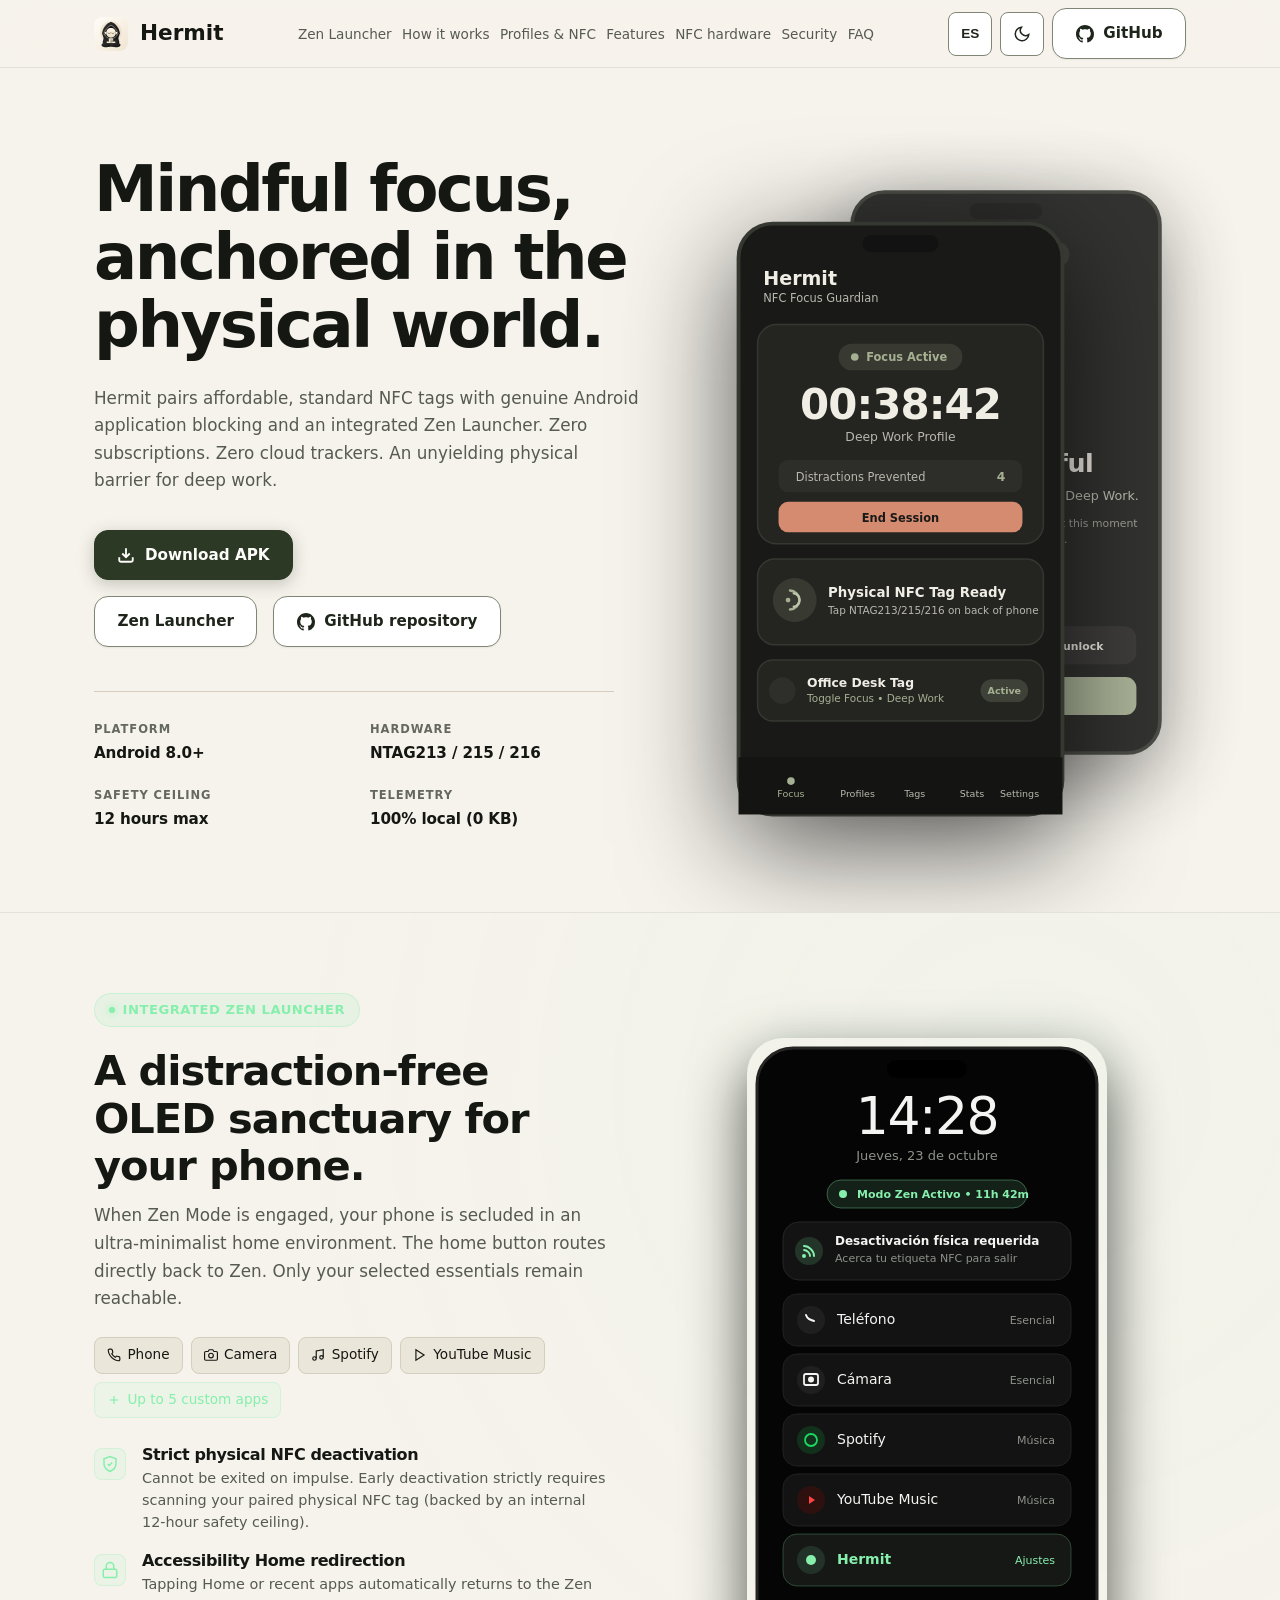
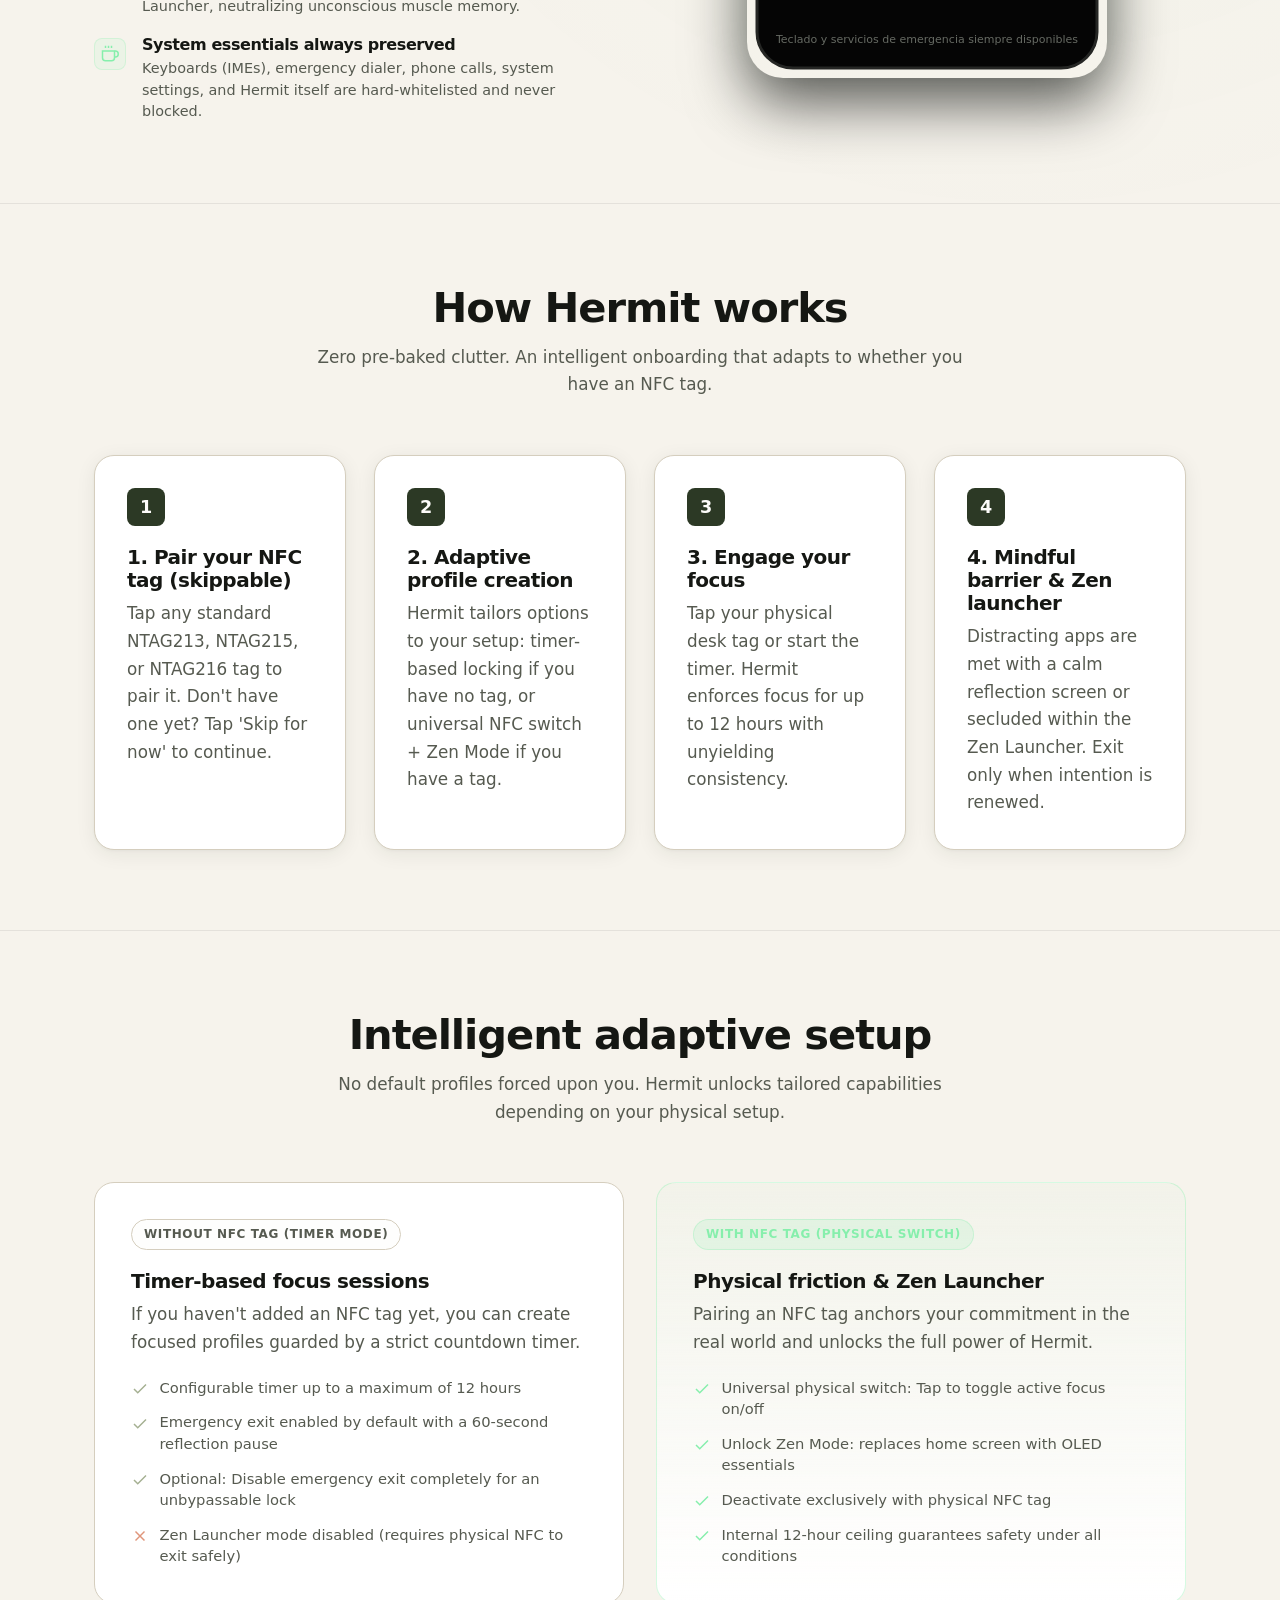
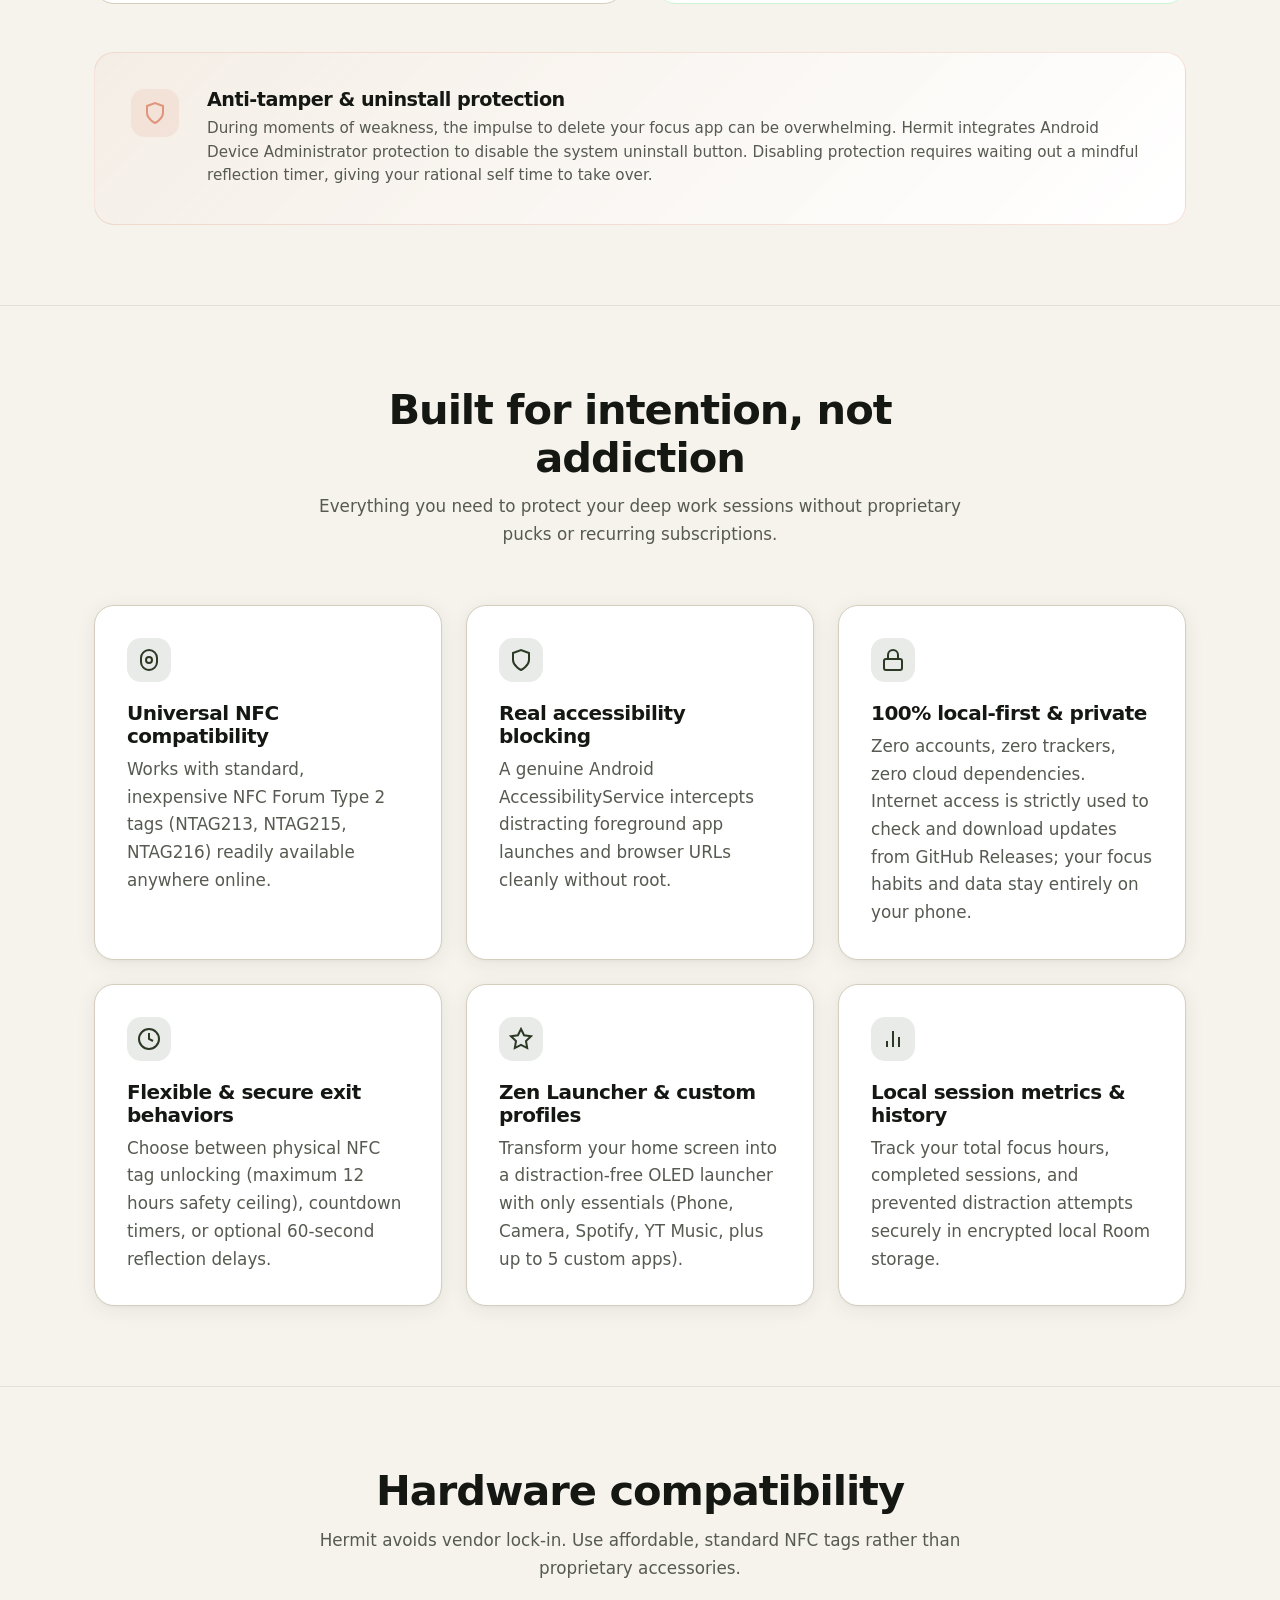
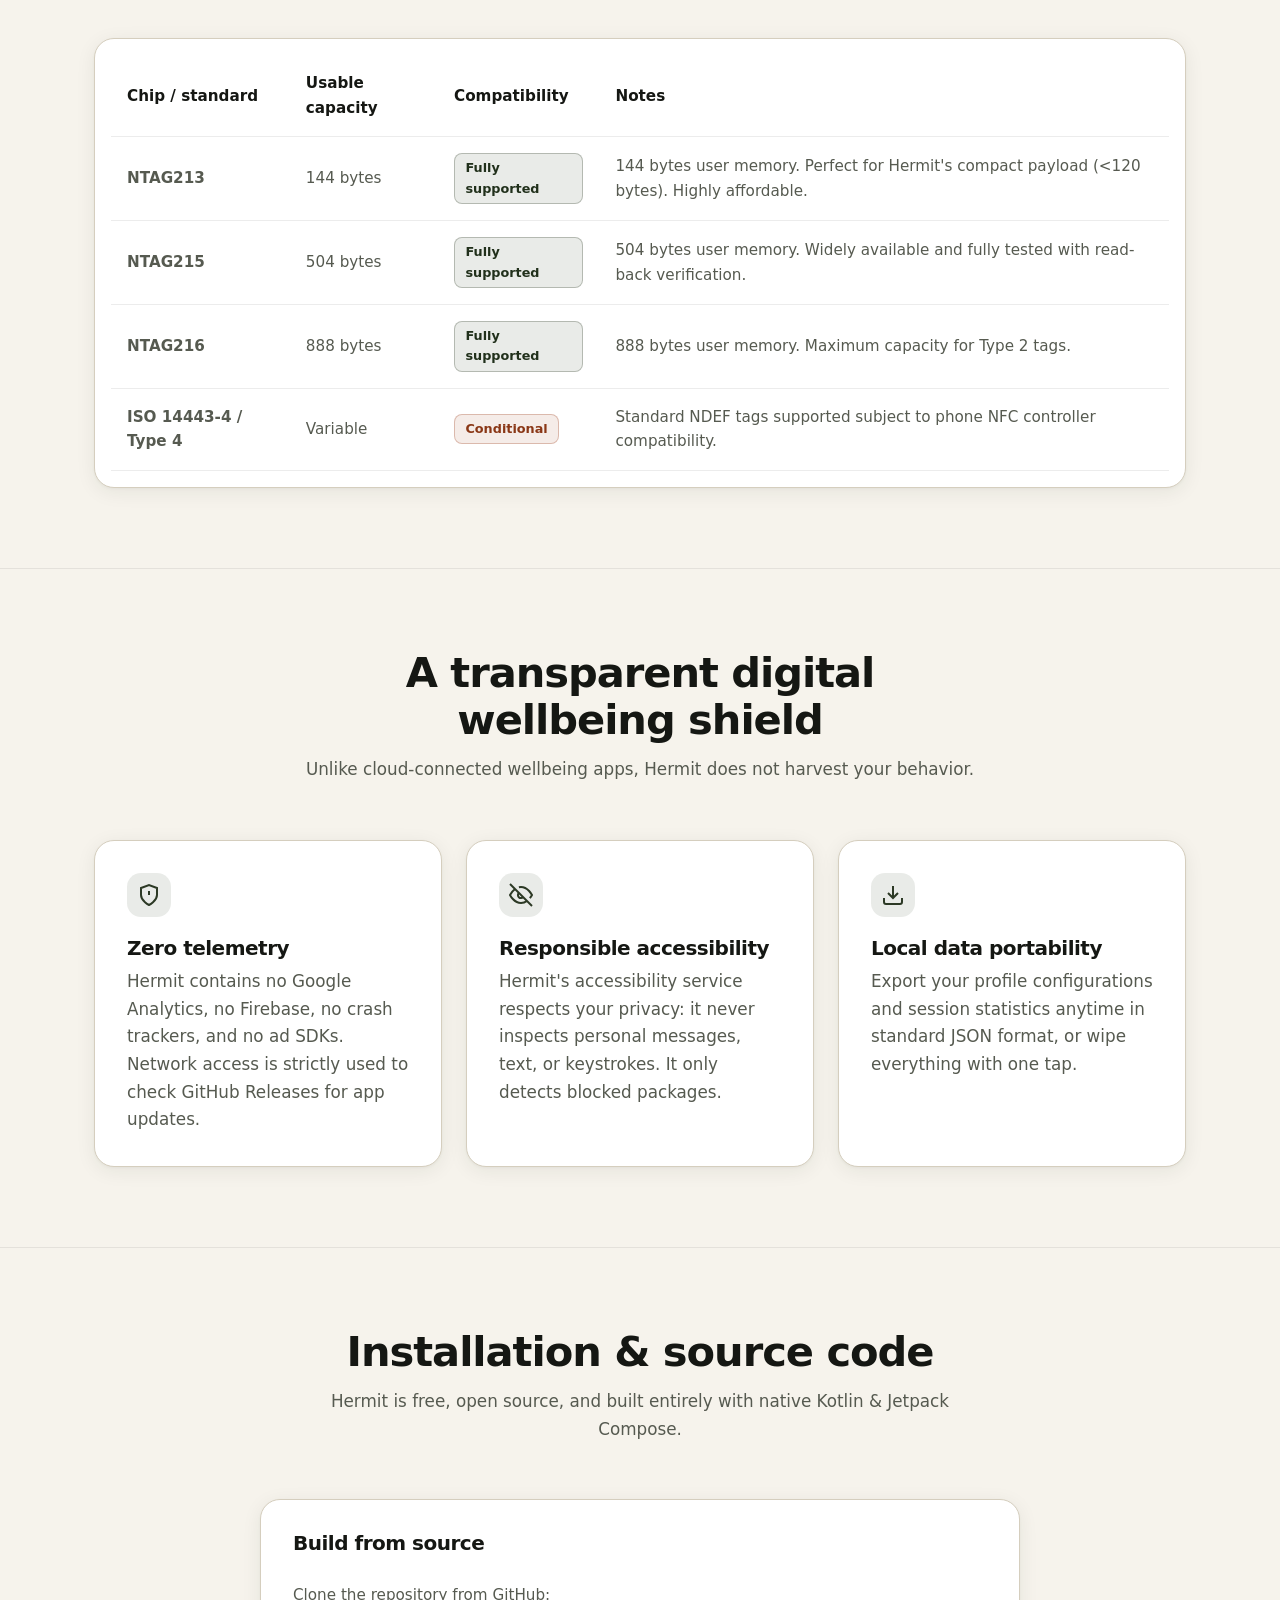
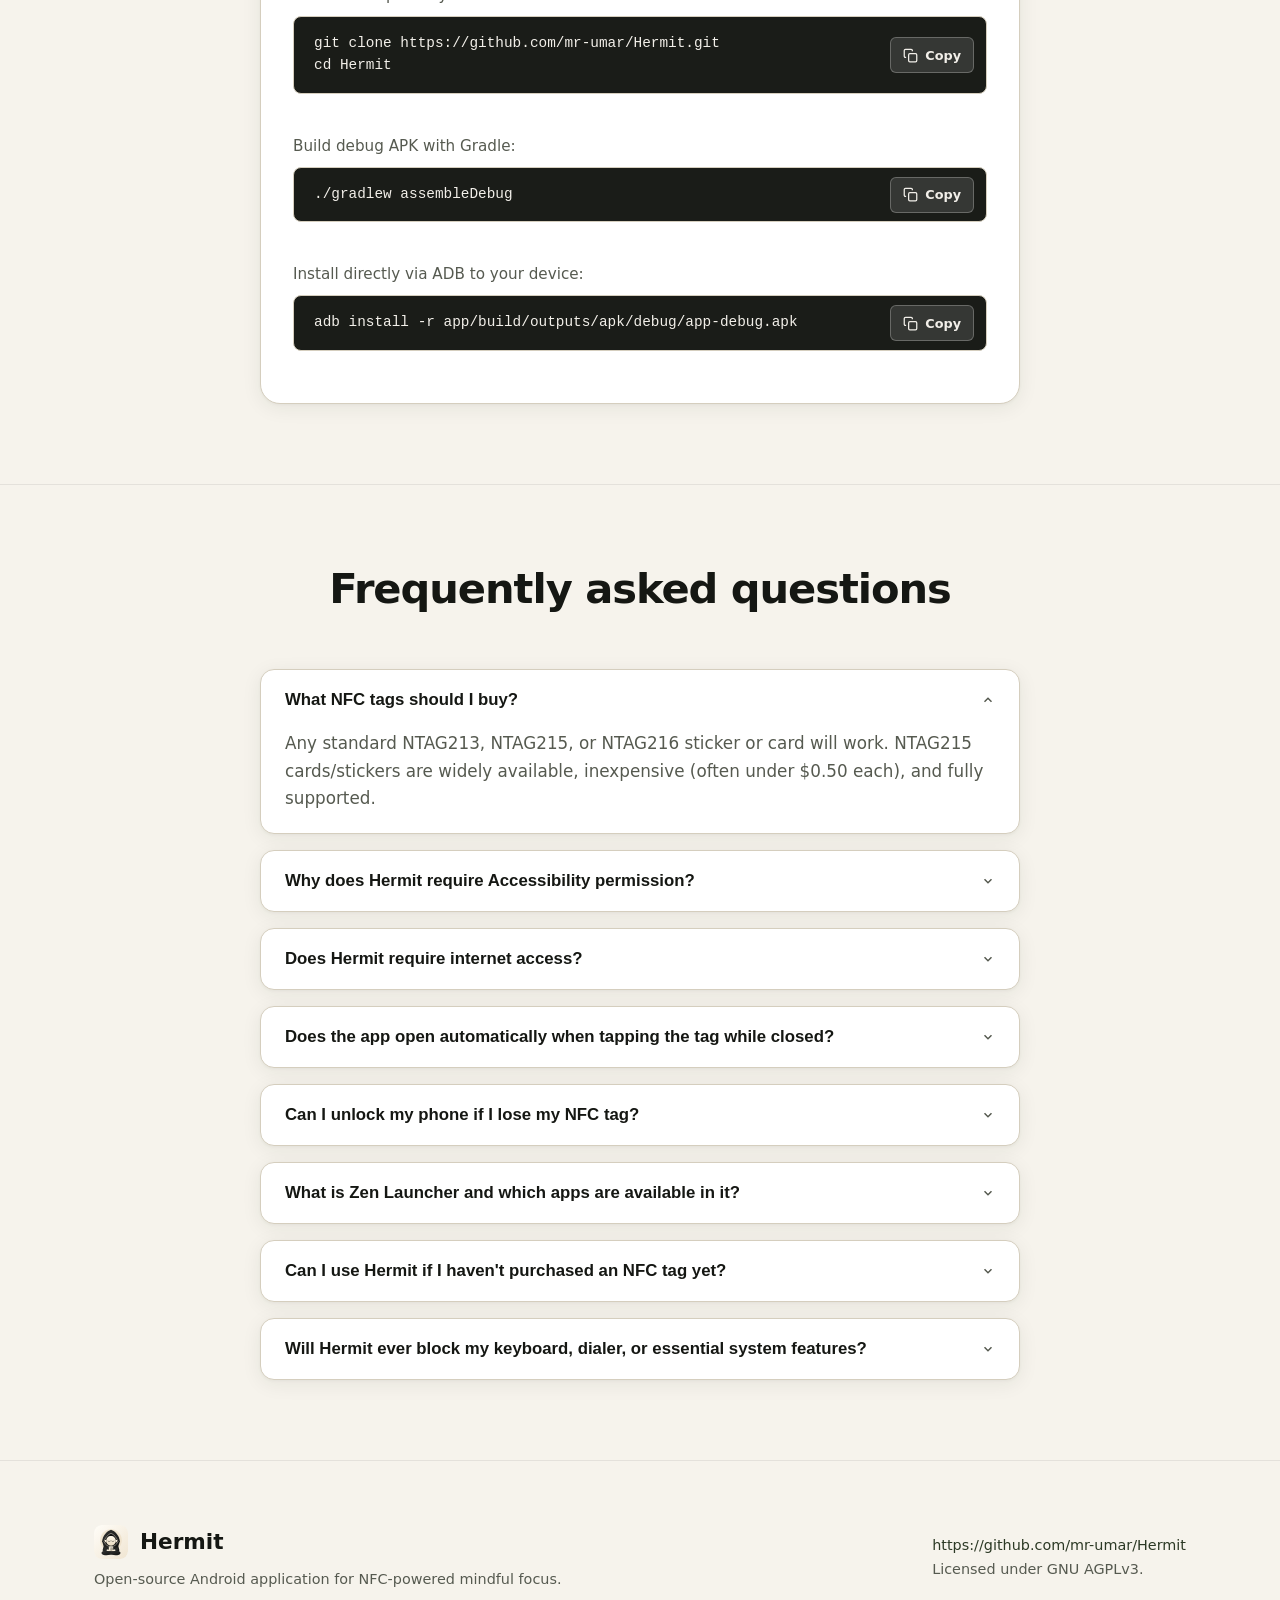
<file: website/index.html>
<!DOCTYPE html>
<html lang="en">
<head>
  <meta charset="UTF-8">
  <meta name="viewport" content="width=device-width, initial-scale=1.0, viewport-fit=cover">
  <title>Hermit - NFC-powered mindful focus &amp; digital wellbeing</title>
  <meta name="description" content="Open-source Android application for NFC-powered focus sessions. Block distracting apps using genuine AccessibilityService, create custom profiles, and protect your attention.">
  <link rel="canonical" href="https://hermit.umarmohammad.xyz/">
  <link rel="alternate" hreflang="en" href="https://hermit.umarmohammad.xyz/">
  <link rel="alternate" hreflang="es" href="https://hermit.umarmohammad.xyz/?lang=es">
  <link rel="alternate" hreflang="x-default" href="https://hermit.umarmohammad.xyz/">

  <!-- Open Graph -->
  <meta property="og:type" content="website">
  <meta property="og:url" content="https://hermit.umarmohammad.xyz/">
  <meta property="og:title" content="Hermit - NFC-powered mindful focus &amp; digital wellbeing">
  <meta property="og:description" content="Take back your digital attention with affordable, standard NFC tags and genuine application blocking. Open source, 100% local, zero tracking.">
  <meta property="og:image" content="https://hermit.umarmohammad.xyz/assets/mockup-app.svg">

  <!-- Twitter -->
  <meta name="twitter:card" content="summary_large_image">
  <meta name="twitter:title" content="Hermit - NFC-powered mindful focus">
  <meta name="twitter:description" content="Take back your digital attention with affordable, standard NFC tags and genuine application blocking.">
  <meta name="twitter:image" content="https://hermit.umarmohammad.xyz/assets/mockup-app.svg">

  <meta name="theme-color" media="(prefers-color-scheme: light)" content="#F6F3EC">
  <meta name="theme-color" media="(prefers-color-scheme: dark)" content="#151614">
  <meta name="color-scheme" content="light dark">
  <link rel="icon" type="image/svg+xml" href="assets/favicon.svg">
  <link rel="manifest" href="site.webmanifest">
  <link rel="stylesheet" href="css/styles.css">

  <!-- Structured Data (JSON-LD) for SEO / AEO -->
  <script type="application/ld+json">
  {
    "@context": "https://schema.org",
    "@type": "SoftwareApplication",
    "name": "Hermit",
    "applicationCategory": "ProductivityApplication",
    "operatingSystem": "Android 8.0+",
    "offers": {
      "@type": "Offer",
      "price": "0",
      "priceCurrency": "USD"
    },
    "description": "Open-source Android application for NFC-powered mindful focus sessions and genuine application blocking.",
    "softwareVersion": "1.2.2",
    "license": "https://www.gnu.org/licenses/agpl-3.0.html",
    "url": "https://hermit.umarmohammad.xyz/",
    "author": {
      "@type": "Person",
      "name": "Umar Mohammad"
    }
  }
  </script>
</head>
<body>

  <!-- Accessible Skip Link -->
  <a href="#main-content" class="skip-link">Skip to main content</a>

  <!-- Navigation Header -->
  <header class="site-header">
    <div class="container nav-container">
      <a href="#" class="logo-link" aria-label="Hermit homepage">
        <img src="assets/favicon.svg" alt="Hermit emblem" class="logo-icon" width="32" height="32">
        <span>Hermit</span>
      </a>

      <nav aria-label="Main navigation">
        <ul class="nav-links">
          <li><a href="#zen-launcher" data-i18n="nav.zen">Zen Launcher</a></li>
          <li><a href="#how-it-works" data-i18n="nav.how">How it works</a></li>
          <li><a href="#adaptive-flow" data-i18n="nav.adaptive">Profiles &amp; NFC</a></li>
          <li><a href="#features" data-i18n="nav.features">Features</a></li>
          <li><a href="#hardware" data-i18n="nav.hardware">NFC hardware</a></li>
          <li><a href="#security" data-i18n="nav.security">Security</a></li>
          <li><a href="#faq" data-i18n="nav.faq">FAQ</a></li>
        </ul>
      </nav>

      <div class="nav-controls">
        <button id="lang-toggle" class="btn-icon-toggle" aria-label="Switch language">ES</button>
        <button id="theme-toggle" class="btn-icon-toggle" aria-label="Toggle theme">
          <svg width="18" height="18" viewBox="0 0 24 24" fill="none" stroke="currentColor" stroke-width="2"><circle cx="12" cy="12" r="5"/><path d="M12 1v2M12 21v2M4.22 4.22l1.42 1.42M18.36 18.36l1.42 1.42M1 12h2M21 12h2M4.22 19.78l1.42-1.42M18.36 5.64l1.42-1.42"/></svg>
        </button>
        <a href="https://github.com/mr-umar/Hermit" class="btn btn-secondary btn-header-github" target="_blank" rel="noopener">
          <svg width="18" height="18" viewBox="0 0 24 24" fill="currentColor"><path d="M12 0C5.37 0 0 5.37 0 12c0 5.31 3.435 9.795 8.205 11.385.6.105.825-.255.825-.57 0-.285-.015-1.23-.015-2.235-3.015.555-3.795-.735-4.035-1.41-.135-.345-.72-1.41-1.23-1.695-.42-.225-1.02-.78-.015-.795.945-.015 1.62.87 1.845 1.23 1.08 1.815 2.805 1.305 3.495.99.105-.78.42-1.305.765-1.605-2.67-.3-5.46-1.335-5.46-5.925 0-1.305.465-2.385 1.23-3.225-.12-.3-.54-1.53.12-3.18 0 0 1.005-.315 3.3 1.23.96-.27 1.98-.405 3-.405s2.04.135 3 .405c2.295-1.56 3.3-1.23 3.3-1.23.66 1.65.24 2.88.12 3.18.765.84 1.23 1.905 1.23 3.225 0 4.605-2.805 5.625-5.475 5.925.435.375.81 1.095.81 2.22 0 1.605-.015 2.895-.015 3.3 0 .315.225.69.825.57A12.02 12.02 0 0024 12c0-6.63-5.37-12-12-12z"/></svg>
          <span>GitHub</span>
        </a>
        <button id="menu-toggle" class="btn-icon-toggle btn-mobile-menu" aria-label="Abrir menú" aria-expanded="false">
          <svg class="icon-menu" width="20" height="20" viewBox="0 0 24 24" fill="none" stroke="currentColor" stroke-width="2"><line x1="3" y1="12" x2="21" y2="12"/><line x1="3" y1="6" x2="21" y2="6"/><line x1="3" y1="18" x2="21" y2="18"/></svg>
          <svg class="icon-close" width="20" height="20" viewBox="0 0 24 24" fill="none" stroke="currentColor" stroke-width="2"><line x1="18" y1="6" x2="6" y2="18"/><line x1="6" y1="6" x2="18" y2="18"/></svg>
        </button>
      </div>
    </div>
  </header>

  <main id="main-content">
    <!-- Hero Section (Editorial Architectural Composition) -->
    <section class="hero-section">
      <div class="container hero-container">
        <div class="hero-content">
          <h1 class="hero-title" data-i18n="hero.title">Mindful focus, anchored in the physical world.</h1>
          <p class="hero-lede" data-i18n="hero.subtitle">
            Hermit pairs affordable, standard NFC tags with genuine Android application blocking and an integrated Zen Launcher. Zero subscriptions. Zero cloud trackers. An unyielding physical barrier for deep work.
          </p>

          <div class="hero-action-group">
            <div class="hero-buttons">
              <a href="https://github.com/mr-umar/Hermit/releases/latest/download/Hermit-v1.2.2.apk" class="btn btn-primary btn-hero-download" download="Hermit-v1.2.2.apk">
                <svg width="18" height="18" viewBox="0 0 24 24" fill="none" stroke="currentColor" stroke-width="2.5"><path d="M21 15v4a2 2 0 0 1-2 2H5a2 2 0 0 1-2-2v-4"/><polyline points="7 10 12 15 17 10"/><line x1="12" y1="15" x2="12" y2="3"/></svg>
                <span data-i18n="hero.download">Download APK</span>
              </a>
              <div class="hero-secondary-group">
                <a href="#zen-launcher" class="btn btn-secondary">
                  <span data-i18n="nav.zen">Zen Launcher</span>
                </a>
                <a href="https://github.com/mr-umar/Hermit" class="btn btn-secondary btn-hero-github" target="_blank" rel="noopener">
                  <svg width="18" height="18" viewBox="0 0 24 24" fill="currentColor"><path d="M12 0C5.37 0 0 5.37 0 12c0 5.31 3.435 9.795 8.205 11.385.6.105.825-.255.825-.57 0-.285-.015-1.23-.015-2.235-3.015.555-3.795-.735-4.035-1.41-.135-.345-.72-1.41-1.23-1.695-.42-.225-1.02-.78-.015-.795.945-.015 1.62.87 1.845 1.23 1.08 1.815 2.805 1.305 3.495.99.105-.78.42-1.305.765-1.605-2.67-.3-5.46-1.335-5.46-5.925 0-1.305.465-2.385 1.23-3.225-.12-.3-.54-1.53.12-3.18 0 0 1.005-.315 3.3 1.23.96-.27 1.98-.405 3-.405s2.04.135 3 .405c2.295-1.56 3.3-1.23 3.3-1.23.66 1.65.24 2.88.12 3.18.765.84 1.23 1.905 1.23 3.225 0 4.605-2.805 5.625-5.475 5.925.435.375.81 1.095.81 2.22 0 1.605-.015 2.895-.015 3.3 0 .315.225.69.825.57A12.02 12.02 0 0024 12c0-6.63-5.37-12-12-12z"/></svg>
                  <span data-i18n="hero.source">GitHub</span>
                </a>
              </div>
            </div>

            <dl class="hero-spec-list">
              <div class="hero-spec-item">
                <dt data-i18n="hero.spec.runtime">Platform</dt>
                <dd data-i18n="hero.spec.runtime.val">Android 8.0+</dd>
              </div>
              <div class="hero-spec-item">
                <dt data-i18n="hero.spec.hardware">Hardware</dt>
                <dd data-i18n="hero.spec.hardware.val">NTAG213 / 215 / 216</dd>
              </div>
              <div class="hero-spec-item">
                <dt data-i18n="hero.spec.safety">Safety ceiling</dt>
                <dd data-i18n="hero.spec.safety.val">12 hours max</dd>
              </div>
              <div class="hero-spec-item">
                <dt data-i18n="hero.spec.privacy">Telemetry</dt>
                <dd data-i18n="hero.spec.privacy.val">100% local (0 KB)</dd>
              </div>
            </dl>
          </div>
        </div>

        <!-- Right: Curated Stage Presentation -->
        <div class="hero-stage">
          <div class="hero-composition">
            <div class="device-primary">
              <img src="assets/mockup-app.svg" alt="Hermit active focus interface" class="device-art" width="340" height="600" loading="eager">
            </div>
            <div class="device-secondary">
              <img src="assets/mockup-block.svg" alt="Hermit mindful distraction barrier" class="device-art" width="340" height="600" loading="eager">
            </div>
          </div>
        </div>
      </div>
    </section>

    <!-- Zen Launcher Showcase Section -->
    <section id="zen-launcher" class="section zen-section">
      <div class="container">
        <div class="zen-grid">
          <div class="zen-info">
            <div class="zen-badge">
              <span class="zen-badge-dot"></span>
              <span data-i18n="zen.badge">Integrated Zen Launcher</span>
            </div>
            <h2 data-i18n="zen.title">A distraction-free OLED sanctuary for your phone.</h2>
            <p data-i18n="zen.desc">
              When Zen Mode is engaged, your phone is secluded in an ultra-minimalist home environment. The home button routes directly back to Zen. Only your selected essentials remain reachable.
            </p>

            <div class="zen-app-tags">
              <span class="zen-tag"><svg width="14" height="14" viewBox="0 0 24 24" fill="none" stroke="currentColor" stroke-width="2"><path d="M22 16.92v3a2 2 0 0 1-2.18 2 19.79 19.79 0 0 1-8.63-3.07 19.5 19.5 0 0 1-6-6 19.79 19.79 0 0 1-3.07-8.67A2 2 0 0 1 4.11 2h3a2 2 0 0 1 2 1.72c.127.96.361 1.903.7 2.81a2 2 0 0 1-.45 2.11L8.09 9.91a16 16 0 0 0 6 6l1.27-1.27a2 2 0 0 1 2.11-.45c.907.339 1.85.573 2.81.7A2 2 0 0 1 22 16.92z"/></svg> <span data-i18n="zen.app.phone">Phone</span></span>
              <span class="zen-tag"><svg width="14" height="14" viewBox="0 0 24 24" fill="none" stroke="currentColor" stroke-width="2"><path d="M23 19a2 2 0 0 1-2 2H3a2 2 0 0 1-2-2V8a2 2 0 0 1 2-2h4l2-3h6l2 3h4a2 2 0 0 1 2 2z"/><circle cx="12" cy="13" r="4"/></svg> <span data-i18n="zen.app.camera">Camera</span></span>
              <span class="zen-tag"><svg width="14" height="14" viewBox="0 0 24 24" fill="none" stroke="currentColor" stroke-width="2"><path d="M9 18V5l12-2v13"/><circle cx="6" cy="18" r="3"/><circle cx="18" cy="16" r="3"/></svg> <span data-i18n="zen.app.spotify">Spotify</span></span>
              <span class="zen-tag"><svg width="14" height="14" viewBox="0 0 24 24" fill="none" stroke="currentColor" stroke-width="2"><polygon points="5 3 19 12 5 21 5 3"/></svg> <span data-i18n="zen.app.ytmusic">YouTube Music</span></span>
              <span class="zen-tag zen-tag-custom"><svg width="14" height="14" viewBox="0 0 24 24" fill="none" stroke="currentColor" stroke-width="2"><line x1="12" y1="5" x2="12" y2="19"/><line x1="5" y1="12" x2="19" y2="12"/></svg> <span data-i18n="zen.app.custom">Up to 5 custom apps</span></span>
            </div>

            <div class="zen-highlights">
              <div class="zen-highlight-item">
                <div class="zen-highlight-icon">
                  <svg width="18" height="18" viewBox="0 0 24 24" fill="none" stroke="currentColor" stroke-width="2"><path d="M12 22s8-4 8-10V5l-8-3-8 3v7c0 6 8 10 8 10z"/><polyline points="9 12 11 14 15 10"/></svg>
                </div>
                <div class="zen-highlight-body">
                  <h4 data-i18n="zen.hl1.title">Strict physical NFC deactivation</h4>
                  <p data-i18n="zen.hl1.desc">Cannot be exited on impulse. Early deactivation strictly requires scanning your paired physical NFC tag (backed by an internal 12-hour safety ceiling).</p>
                </div>
              </div>

              <div class="zen-highlight-item">
                <div class="zen-highlight-icon">
                  <svg width="18" height="18" viewBox="0 0 24 24" fill="none" stroke="currentColor" stroke-width="2"><rect x="3" y="11" width="18" height="11" rx="2" ry="2"/><path d="M7 11V7a5 5 0 0 1 10 0v4"/></svg>
                </div>
                <div class="zen-highlight-body">
                  <h4 data-i18n="zen.hl2.title">Accessibility Home redirection</h4>
                  <p data-i18n="zen.hl2.desc">Tapping Home or recent apps automatically returns to the Zen Launcher, neutralizing unconscious muscle memory.</p>
                </div>
              </div>

              <div class="zen-highlight-item">
                <div class="zen-highlight-icon">
                  <svg width="18" height="18" viewBox="0 0 24 24" fill="none" stroke="currentColor" stroke-width="2"><path d="M18 8h1a4 4 0 0 1 0 8h-1"/><path d="M2 8h16v9a4 4 0 0 1-4 4H6a4 4 0 0 1-4-4V8z"/><line x1="6" y1="1" x2="6" y2="4"/><line x1="10" y1="1" x2="10" y2="4"/><line x1="14" y1="1" x2="14" y2="4"/></svg>
                </div>
                <div class="zen-highlight-body">
                  <h4 data-i18n="zen.hl3.title">System essentials always preserved</h4>
                  <p data-i18n="zen.hl3.desc">Keyboards (IMEs), emergency dialer, phone calls, system settings, and Hermit itself are hard-whitelisted and never blocked.</p>
                </div>
              </div>
            </div>
          </div>

          <div class="zen-device-card">
            <img src="assets/mockup-zen.svg" alt="Hermit Zen Launcher OLED interface" class="zen-device-img" width="340" height="600" loading="lazy">
          </div>
        </div>
      </div>
    </section>

    <!-- How It Works Section -->
    <section id="how-it-works" class="section">
      <div class="container">
        <div class="section-header">
          <h2 data-i18n="how.title">How Hermit works</h2>
          <p data-i18n="how.subtitle">Zero pre-baked clutter. An intelligent onboarding that adapts to whether you have an NFC tag.</p>
        </div>

        <div class="steps-grid">
          <div class="step-card">
            <div class="step-number">1</div>
            <div class="step-body">
              <h3 data-i18n="how.step1.title">1. Pair your NFC tag (skippable)</h3>
              <p data-i18n="how.step1.desc">Tap any standard NTAG213, NTAG215, or NTAG216 tag to pair it. Don't have one yet? Tap "Skip for now" to continue.</p>
            </div>
          </div>
          <div class="step-card">
            <div class="step-number">2</div>
            <div class="step-body">
              <h3 data-i18n="how.step2.title">2. Adaptive profile creation</h3>
              <p data-i18n="how.step2.desc">Hermit tailors options to your setup: timer-based locking if you have no tag, or universal NFC switch + Zen Mode if you have a tag.</p>
            </div>
          </div>
          <div class="step-card">
            <div class="step-number">3</div>
            <div class="step-body">
              <h3 data-i18n="how.step3.title">3. Engage your focus</h3>
              <p data-i18n="how.step3.desc">Tap your physical desk tag or start the timer. Hermit enforces focus for up to 12 hours with unyielding consistency.</p>
            </div>
          </div>
          <div class="step-card">
            <div class="step-number">4</div>
            <div class="step-body">
              <h3 data-i18n="how.step4.title">4. Mindful barrier &amp; Zen launcher</h3>
              <p data-i18n="how.step4.desc">Distracting apps are met with a calm reflection screen or secluded within the Zen Launcher. Exit only when intention is renewed.</p>
            </div>
          </div>
        </div>
      </div>
    </section>

    <!-- Adaptive Profiles Decision Breakdown -->
    <section id="adaptive-flow" class="section">
      <div class="container">
        <div class="section-header">
          <h2 data-i18n="adaptive.title">Intelligent adaptive setup</h2>
          <p data-i18n="adaptive.subtitle">No default profiles forced upon you. Hermit unlocks tailored capabilities depending on your physical setup.</p>
        </div>

        <div class="adaptive-grid">
          <!-- Card A: Without NFC -->
          <div class="adaptive-card">
            <span class="adaptive-pill pill-timer" data-i18n="adaptive.pill.timer">Without NFC Tag (Timer Mode)</span>
            <h3 data-i18n="adaptive.card1.title">Timer-based focus sessions</h3>
            <p data-i18n="adaptive.card1.desc">If you haven't added an NFC tag yet, you can create focused profiles guarded by a strict countdown timer.</p>
            <ul class="adaptive-list">
              <li>
                <svg width="18" height="18" viewBox="0 0 24 24" fill="none" stroke="#A5B092" stroke-width="2"><polyline points="20 6 9 17 4 12"/></svg>
                <span data-i18n="adaptive.c1.f1">Configurable timer up to a maximum of 12 hours</span>
              </li>
              <li>
                <svg width="18" height="18" viewBox="0 0 24 24" fill="none" stroke="#A5B092" stroke-width="2"><polyline points="20 6 9 17 4 12"/></svg>
                <span data-i18n="adaptive.c1.f2">Emergency exit enabled by default with a 60-second reflection pause</span>
              </li>
              <li>
                <svg width="18" height="18" viewBox="0 0 24 24" fill="none" stroke="#A5B092" stroke-width="2"><polyline points="20 6 9 17 4 12"/></svg>
                <span data-i18n="adaptive.c1.f3">Optional: Disable emergency exit completely for an unbypassable lock</span>
              </li>
              <li>
                <svg width="18" height="18" viewBox="0 0 24 24" fill="none" stroke="#E0957B" stroke-width="2"><line x1="18" y1="6" x2="6" y2="18"/><line x1="6" y1="6" x2="18" y2="18"/></svg>
                <span data-i18n="adaptive.c1.f4">Zen Launcher mode disabled (requires physical NFC to exit safely)</span>
              </li>
            </ul>
          </div>

          <!-- Card B: With NFC -->
          <div class="adaptive-card with-nfc">
            <span class="adaptive-pill pill-nfc" data-i18n="adaptive.pill.nfc">With NFC Tag (Physical Switch)</span>
            <h3 data-i18n="adaptive.card2.title">Physical friction &amp; Zen Launcher</h3>
            <p data-i18n="adaptive.card2.desc">Pairing an NFC tag anchors your commitment in the real world and unlocks the full power of Hermit.</p>
            <ul class="adaptive-list">
              <li>
                <svg width="18" height="18" viewBox="0 0 24 24" fill="none" stroke="#86EFAC" stroke-width="2"><polyline points="20 6 9 17 4 12"/></svg>
                <span data-i18n="adaptive.c2.f1">Universal physical switch: Tap to toggle active focus on/off</span>
              </li>
              <li>
                <svg width="18" height="18" viewBox="0 0 24 24" fill="none" stroke="#86EFAC" stroke-width="2"><polyline points="20 6 9 17 4 12"/></svg>
                <span data-i18n="adaptive.c2.f2">Unlock Zen Mode: replaces home screen with OLED essentials</span>
              </li>
              <li>
                <svg width="18" height="18" viewBox="0 0 24 24" fill="none" stroke="#86EFAC" stroke-width="2"><polyline points="20 6 9 17 4 12"/></svg>
                <span data-i18n="adaptive.c2.f3">Deactivate exclusively with physical NFC tag</span>
              </li>
              <li>
                <svg width="18" height="18" viewBox="0 0 24 24" fill="none" stroke="#86EFAC" stroke-width="2"><polyline points="20 6 9 17 4 12"/></svg>
                <span data-i18n="adaptive.c2.f4">Internal 12-hour ceiling guarantees safety under all conditions</span>
              </li>
            </ul>
          </div>
        </div>

        <!-- Security Banner -->
        <div id="security" class="security-banner">
          <div class="security-icon-box">
            <svg width="24" height="24" viewBox="0 0 24 24" fill="none" stroke="currentColor" stroke-width="2"><path d="M12 22s8-4 8-10V5l-8-3-8 3v7c0 6 8 10 8 10z"/></svg>
          </div>
          <div class="security-content">
            <h3 data-i18n="security.title">Anti-tamper &amp; uninstall protection</h3>
            <p data-i18n="security.desc">
              During moments of weakness, the impulse to delete your focus app can be overwhelming. Hermit integrates Android Device Administrator protection to disable the system uninstall button. Disabling protection requires waiting out a mindful reflection timer, giving your rational self time to take over.
            </p>
          </div>
        </div>
      </div>
    </section>

    <!-- Features Section -->
    <section id="features" class="section">
      <div class="container">
        <div class="section-header">
          <h2 data-i18n="features.title">Built for intention, not addiction</h2>
          <p data-i18n="features.subtitle">Everything you need to protect your deep work sessions without proprietary pucks or recurring subscriptions.</p>
        </div>

        <div class="features-grid">
          <div class="feature-card">
            <div class="feature-icon">
              <svg width="24" height="24" viewBox="0 0 24 24" fill="none" stroke="currentColor" stroke-width="2"><path d="M4 10a8 8 0 0 1 16 0v4a8 8 0 0 1-16 0z"/><circle cx="12" cy="12" r="3"/></svg>
            </div>
            <div class="feature-body">
              <h3 data-i18n="features.f1.title">Universal NFC compatibility</h3>
              <p data-i18n="features.f1.desc">Works with standard, inexpensive NFC Forum Type 2 tags (NTAG213, NTAG215, NTAG216) readily available anywhere online.</p>
            </div>
          </div>

          <div class="feature-card">
            <div class="feature-icon">
              <svg width="24" height="24" viewBox="0 0 24 24" fill="none" stroke="currentColor" stroke-width="2"><path d="M12 22s8-4 8-10V5l-8-3-8 3v7c0 6 8 10 8 10z"/></svg>
            </div>
            <div class="feature-body">
              <h3 data-i18n="features.f2.title">Real accessibility blocking</h3>
              <p data-i18n="features.f2.desc">A genuine Android AccessibilityService intercepts distracting foreground app launches and browser URLs cleanly without root.</p>
            </div>
          </div>

          <div class="feature-card">
            <div class="feature-icon">
              <svg width="24" height="24" viewBox="0 0 24 24" fill="none" stroke="currentColor" stroke-width="2"><rect x="3" y="11" width="18" height="11" rx="2" ry="2"/><path d="M7 11V7a5 5 0 0 1 10 0v4"/></svg>
            </div>
            <div class="feature-body">
              <h3 data-i18n="features.f3.title">100% local-first &amp; private</h3>
              <p data-i18n="features.f3.desc">Zero accounts, zero trackers, zero cloud dependencies. Internet access is strictly used to check and download updates from GitHub Releases; your focus habits and data stay entirely on your phone.</p>
            </div>
          </div>

          <div class="feature-card">
            <div class="feature-icon">
              <svg width="24" height="24" viewBox="0 0 24 24" fill="none" stroke="currentColor" stroke-width="2"><circle cx="12" cy="12" r="10"/><polyline points="12 6 12 12 16 14"/></svg>
            </div>
            <div class="feature-body">
              <h3 data-i18n="features.f4.title">Flexible &amp; secure exit behaviors</h3>
              <p data-i18n="features.f4.desc">Choose between physical NFC tag unlocking (maximum 12 hours safety ceiling), countdown timers, or optional 60-second reflection delays.</p>
            </div>
          </div>

          <div class="feature-card">
            <div class="feature-icon">
              <svg width="24" height="24" viewBox="0 0 24 24" fill="none" stroke="currentColor" stroke-width="2"><polygon points="12 2 15.09 8.26 22 9.27 17 14.14 18.18 21.02 12 17.77 5.82 21.02 7 14.14 2 9.27 8.91 8.26 12 2"/></svg>
            </div>
            <div class="feature-body">
              <h3 data-i18n="features.f5.title">Zen Launcher &amp; custom profiles</h3>
              <p data-i18n="features.f5.desc">Transform your home screen into a distraction-free OLED launcher with only essentials (Phone, Camera, Spotify, YT Music, plus up to 5 custom apps).</p>
            </div>
          </div>

          <div class="feature-card">
            <div class="feature-icon">
              <svg width="24" height="24" viewBox="0 0 24 24" fill="none" stroke="currentColor" stroke-width="2"><line x1="18" y1="20" x2="18" y2="10"/><line x1="12" y1="20" x2="12" y2="4"/><line x1="6" y1="20" x2="6" y2="14"/></svg>
            </div>
            <div class="feature-body">
              <h3 data-i18n="features.f6.title">Local session metrics &amp; history</h3>
              <p data-i18n="features.f6.desc">Track your total focus hours, completed sessions, and prevented distraction attempts securely in encrypted local Room storage.</p>
            </div>
          </div>
        </div>
      </div>
    </section>

    <!-- Hardware Compatibility Section -->
    <section id="hardware" class="section">
      <div class="container">
        <div class="section-header">
          <h2 data-i18n="hw.title">Hardware compatibility</h2>
          <p data-i18n="hw.subtitle">Hermit avoids vendor lock-in. Use affordable, standard NFC tags rather than proprietary accessories.</p>
        </div>

        <div class="table-wrapper">
          <table>
            <thead>
              <tr>
                <th data-i18n="hw.col.chip">Chip / standard</th>
                <th data-i18n="hw.col.capacity">Usable capacity</th>
                <th data-i18n="hw.col.status">Compatibility</th>
                <th data-i18n="hw.col.notes">Notes</th>
              </tr>
            </thead>
            <tbody>
              <tr>
                <td><strong>NTAG213</strong></td>
                <td>144 bytes</td>
                <td><span class="badge-tag badge-success">Fully supported</span></td>
                <td data-i18n="hw.row1.notes">144 bytes user memory. Perfect for Hermit's compact payload (&lt;120 bytes). Highly affordable.</td>
              </tr>
              <tr>
                <td><strong>NTAG215</strong></td>
                <td>504 bytes</td>
                <td><span class="badge-tag badge-success">Fully supported</span></td>
                <td data-i18n="hw.row2.notes">504 bytes user memory. Widely available and fully tested with read-back verification.</td>
              </tr>
              <tr>
                <td><strong>NTAG216</strong></td>
                <td>888 bytes</td>
                <td><span class="badge-tag badge-success">Fully supported</span></td>
                <td data-i18n="hw.row3.notes">888 bytes user memory. Maximum capacity for Type 2 tags.</td>
              </tr>
              <tr>
                <td><strong>ISO 14443-4 / Type 4</strong></td>
                <td>Variable</td>
                <td><span class="badge-tag badge-warning">Conditional</span></td>
                <td data-i18n="hw.row4.notes">Standard NDEF tags supported subject to phone NFC controller compatibility.</td>
              </tr>
            </tbody>
          </table>
        </div>
      </div>
    </section>

    <!-- Privacy & Architecture Section -->
    <section id="privacy" class="section">
      <div class="container">
        <div class="section-header">
          <h2 data-i18n="privacy.title">A transparent digital wellbeing shield</h2>
          <p data-i18n="privacy.subtitle">Unlike cloud-connected wellbeing apps, Hermit does not harvest your behavior.</p>
        </div>

        <div class="features-grid privacy-grid">
          <div class="feature-card privacy-card">
            <div class="feature-icon">
              <svg width="24" height="24" viewBox="0 0 24 24" fill="none" stroke="currentColor" stroke-width="2"><path d="M12 22s8-4 8-10V5l-8-3-8 3v7c0 6 8 10 8 10z"/><line x1="12" y1="8" x2="12" y2="12"/><line x1="12" y1="16" x2="12.01" y2="16"/></svg>
            </div>
            <div class="feature-body">
              <h3 data-i18n="privacy.card1.title">Zero telemetry</h3>
              <p data-i18n="privacy.card1.desc">Hermit contains no Google Analytics, no Firebase, no crash trackers, and no ad SDKs. Network access is strictly used to check GitHub Releases for app updates.</p>
            </div>
          </div>
          <div class="feature-card privacy-card">
            <div class="feature-icon">
              <svg width="24" height="24" viewBox="0 0 24 24" fill="none" stroke="currentColor" stroke-width="2"><path d="M17.94 17.94A10.07 10.07 0 0 1 12 20c-7 0-11-8-11-8a18.45 18.45 0 0 1 5.06-5.94M9.9 4.24A9.12 9.12 0 0 1 12 4c7 0 11 8 11 8a18.5 18.5 0 0 1-2.16 3.19m-6.72-1.07a3 3 0 1 1-4.24-4.24"/><line x1="1" y1="1" x2="23" y2="23"/></svg>
            </div>
            <div class="feature-body">
              <h3 data-i18n="privacy.card2.title">Responsible accessibility</h3>
              <p data-i18n="privacy.card2.desc">Hermit's accessibility service respects your privacy: it never inspects personal messages, text, or keystrokes. It only detects blocked packages.</p>
            </div>
          </div>
          <div class="feature-card privacy-card">
            <div class="feature-icon">
              <svg width="24" height="24" viewBox="0 0 24 24" fill="none" stroke="currentColor" stroke-width="2"><path d="M21 15v4a2 2 0 0 1-2 2H5a2 2 0 0 1-2-2v-4"/><polyline points="7 10 12 15 17 10"/><line x1="12" y1="15" x2="12" y2="3"/></svg>
            </div>
            <div class="feature-body">
              <h3 data-i18n="privacy.card3.title">Local data portability</h3>
              <p data-i18n="privacy.card3.desc">Export your profile configurations and session statistics anytime in standard JSON format, or wipe everything with one tap.</p>
            </div>
          </div>
        </div>
      </div>
    </section>

    <!-- Installation & Source Section -->
    <section id="installation" class="section">
      <div class="container">
        <div class="section-header">
          <h2 data-i18n="install.title">Installation &amp; source code</h2>
          <p data-i18n="install.subtitle">Hermit is free, open source, and built entirely with native Kotlin &amp; Jetpack Compose.</p>
        </div>

        <div class="step-card install-card">
          <h3 data-i18n="install.build.title">Build from source</h3>

          <p class="code-label" data-i18n="install.build.step1">Clone the repository from GitHub:</p>
          <div class="code-block-container">
            <pre><code>git clone https://github.com/mr-umar/Hermit.git
cd Hermit</code></pre>
            <button class="btn-copy" data-copy="git clone https://github.com/mr-umar/Hermit.git&#10;cd Hermit" aria-label="Copy clone commands">
              <svg class="copy-icon" width="15" height="15" viewBox="0 0 24 24" fill="none" stroke="currentColor" stroke-width="2"><rect x="9" y="9" width="13" height="13" rx="2" ry="2"/><path d="M5 15H4a2 2 0 0 1-2-2V4a2 2 0 0 1 2-2h9a2 2 0 0 1 2 2v1"/></svg>
              <svg class="check-icon" width="15" height="15" viewBox="0 0 24 24" fill="none" stroke="currentColor" stroke-width="2.5"><polyline points="20 6 9 17 4 12"/></svg>
              <span class="copy-text">Copy</span>
            </button>
          </div>

          <p class="code-label" data-i18n="install.build.step2">Build debug APK with Gradle:</p>
          <div class="code-block-container">
            <pre><code>./gradlew assembleDebug</code></pre>
            <button class="btn-copy" data-copy="./gradlew assembleDebug" aria-label="Copy build command">
              <svg class="copy-icon" width="15" height="15" viewBox="0 0 24 24" fill="none" stroke="currentColor" stroke-width="2"><rect x="9" y="9" width="13" height="13" rx="2" ry="2"/><path d="M5 15H4a2 2 0 0 1-2-2V4a2 2 0 0 1 2-2h9a2 2 0 0 1 2 2v1"/></svg>
              <svg class="check-icon" width="15" height="15" viewBox="0 0 24 24" fill="none" stroke="currentColor" stroke-width="2.5"><polyline points="20 6 9 17 4 12"/></svg>
              <span class="copy-text">Copy</span>
            </button>
          </div>

          <p class="code-label" data-i18n="install.build.step3">Install directly via ADB to your device:</p>
          <div class="code-block-container">
            <pre><code>adb install -r app/build/outputs/apk/debug/app-debug.apk</code></pre>
            <button class="btn-copy" data-copy="adb install -r app/build/outputs/apk/debug/app-debug.apk" aria-label="Copy install command">
              <svg class="copy-icon" width="15" height="15" viewBox="0 0 24 24" fill="none" stroke="currentColor" stroke-width="2"><rect x="9" y="9" width="13" height="13" rx="2" ry="2"/><path d="M5 15H4a2 2 0 0 1-2-2V4a2 2 0 0 1 2-2h9a2 2 0 0 1 2 2v1"/></svg>
              <svg class="check-icon" width="15" height="15" viewBox="0 0 24 24" fill="none" stroke="currentColor" stroke-width="2.5"><polyline points="20 6 9 17 4 12"/></svg>
              <span class="copy-text">Copy</span>
            </button>
          </div>
        </div>
      </div>
    </section>

    <!-- FAQ Section -->
    <section id="faq" class="section">
      <div class="container">
        <div class="section-header">
          <h2 data-i18n="faq.title">Frequently asked questions</h2>
        </div>

        <div class="faq-list">
          <div class="faq-item active">
            <button class="faq-question" aria-expanded="true" aria-controls="faq-ans-1">
              <span data-i18n="faq.q1">What NFC tags should I buy?</span>
              <span class="faq-chevron" aria-hidden="true"><svg width="14" height="14" viewBox="0 0 24 24" fill="none" stroke="currentColor" stroke-width="2.5"><polyline points="6 9 12 15 18 9"/></svg></span>
            </button>
            <div class="faq-answer" id="faq-ans-1">
              <div class="faq-answer-inner">
                <p data-i18n="faq.a1">Any standard NTAG213, NTAG215, or NTAG216 sticker or card will work. NTAG215 cards/stickers are widely available, inexpensive (often under $0.50 each), and fully supported.</p>
              </div>
            </div>
          </div>

          <div class="faq-item">
            <button class="faq-question" aria-expanded="false" aria-controls="faq-ans-2">
              <span data-i18n="faq.q2">Why does Hermit require Accessibility permission?</span>
              <span class="faq-chevron" aria-hidden="true"><svg width="14" height="14" viewBox="0 0 24 24" fill="none" stroke="currentColor" stroke-width="2.5"><polyline points="6 9 12 15 18 9"/></svg></span>
            </button>
            <div class="faq-answer" id="faq-ans-2">
              <div class="faq-answer-inner">
                <p data-i18n="faq.a2">Android requires an AccessibilityService to reliably detect when a foreground application opens or when social media is visited in browsers. Hermit only observes package names to show the focus screen. It never inspects screen text, keystrokes, or personal data.</p>
              </div>
            </div>
          </div>

          <div class="faq-item">
            <button class="faq-question" aria-expanded="false" aria-controls="faq-ans-3">
              <span data-i18n="faq.q3">Does Hermit require internet access?</span>
              <span class="faq-chevron" aria-hidden="true"><svg width="14" height="14" viewBox="0 0 24 24" fill="none" stroke="currentColor" stroke-width="2.5"><polyline points="6 9 12 15 18 9"/></svg></span>
            </button>
            <div class="faq-answer" id="faq-ans-3">
              <div class="faq-answer-inner">
                <p data-i18n="faq.a3">Only to check for updates and download new APK releases directly from GitHub Releases with SHA-256 verification. None of the core focus features, NFC tag management, or session statistics require internet access. Hermit has zero telemetry, zero analytics, and all your focus data stays 100% on your device.</p>
              </div>
            </div>
          </div>

          <div class="faq-item">
            <button class="faq-question" aria-expanded="false" aria-controls="faq-ans-4">
              <span data-i18n="faq.q4">Does the app open automatically when tapping the tag while closed?</span>
              <span class="faq-chevron" aria-hidden="true"><svg width="14" height="14" viewBox="0 0 24 24" fill="none" stroke="currentColor" stroke-width="2.5"><polyline points="6 9 12 15 18 9"/></svg></span>
            </button>
            <div class="faq-answer" id="faq-ans-4">
              <div class="faq-answer-inner">
                <p data-i18n="faq.a4">Yes. Every tag written with Hermit includes an Android Application Record (AAR) and a high-priority NDEF filter. Tapping the tag brings Hermit to the foreground automatically, even if the app was completely closed.</p>
              </div>
            </div>
          </div>

          <div class="faq-item">
            <button class="faq-question" aria-expanded="false" aria-controls="faq-ans-5">
              <span data-i18n="faq.q5">Can I unlock my phone if I lose my NFC tag?</span>
              <span class="faq-chevron" aria-hidden="true"><svg width="14" height="14" viewBox="0 0 24 24" fill="none" stroke="currentColor" stroke-width="2.5"><polyline points="6 9 12 15 18 9"/></svg></span>
            </button>
            <div class="faq-answer" id="faq-ans-5">
              <div class="faq-answer-inner">
                <p data-i18n="faq.a5">Yes. Focus sessions enforce a maximum safety ceiling of 12 hours under all circumstances, and profiles can be configured with an Emergency Exit option featuring a 60-second reflection countdown to prevent permanent lockout.</p>
              </div>
            </div>
          </div>

          <div class="faq-item">
            <button class="faq-question" aria-expanded="false" aria-controls="faq-ans-6">
              <span data-i18n="faq.q6">What is Zen Launcher and which apps are available in it?</span>
              <span class="faq-chevron" aria-hidden="true"><svg width="14" height="14" viewBox="0 0 24 24" fill="none" stroke="currentColor" stroke-width="2.5"><polyline points="6 9 12 15 18 9"/></svg></span>
            </button>
            <div class="faq-answer" id="faq-ans-6">
              <div class="faq-answer-inner">
                <p data-i18n="faq.a6">Zen Launcher is an integrated OLED black minimal launcher. While active, pressing Home automatically returns you to Zen. It only displays Phone, Camera, Spotify, YouTube Music (if installed), and optionally up to 5 user-selected custom apps. It can stay active up to 12 hours and strictly requires your physical NFC tag to deactivate early.</p>
              </div>
            </div>
          </div>

          <div class="faq-item">
            <button class="faq-question" aria-expanded="false" aria-controls="faq-ans-7">
              <span data-i18n="faq.q7">Can I use Hermit if I haven't purchased an NFC tag yet?</span>
              <span class="faq-chevron" aria-hidden="true"><svg width="14" height="14" viewBox="0 0 24 24" fill="none" stroke="currentColor" stroke-width="2.5"><polyline points="6 9 12 15 18 9"/></svg></span>
            </button>
            <div class="faq-answer" id="faq-ans-7">
              <div class="faq-answer-inner">
                <p data-i18n="faq.a7">Absolutely. During onboarding you can skip adding a tag. Hermit will allow you to create timer-based focus profiles (up to 12 hours) with an emergency exit option (enabled by default after 60s of reflection, but disableable for strict focus). You can pair an NFC tag at any time later in the Tags tab to unlock Zen Launcher mode.</p>
              </div>
            </div>
          </div>

          <div class="faq-item">
            <button class="faq-question" aria-expanded="false" aria-controls="faq-ans-8">
              <span data-i18n="faq.q8">Will Hermit ever block my keyboard, dialer, or essential system features?</span>
              <span class="faq-chevron" aria-hidden="true"><svg width="14" height="14" viewBox="0 0 24 24" fill="none" stroke="currentColor" stroke-width="2.5"><polyline points="6 9 12 15 18 9"/></svg></span>
            </button>
            <div class="faq-answer" id="faq-ans-8">
              <div class="faq-answer-inner">
                <p data-i18n="faq.a8">Never. Hermit's accessibility service explicitly exempts all system Input Method Editors (keyboards like Gboard), emergency calls, system UI dialogs, and the Hermit app itself. You can always type and make emergency calls safely.</p>
              </div>
            </div>
          </div>
        </div>
      </div>
    </section>
  </main>

  <!-- Footer -->
  <footer class="site-footer">
    <div class="container">
      <div class="footer-content">
        <div>
          <a href="#" class="logo-link" style="margin-bottom: 0.5rem;" aria-label="Hermit homepage">
            <img src="assets/favicon.svg" alt="Hermit logo" class="logo-icon" width="28" height="28">
            <span>Hermit</span>
          </a>
          <p class="footer-copy" data-i18n="footer.desc">Open-source Android application for NFC-powered mindful focus.</p>
        </div>
        <div>
          <p class="footer-copy"><a href="https://github.com/mr-umar/Hermit" target="_blank" rel="noopener">https://github.com/mr-umar/Hermit</a></p>
          <p class="footer-copy" data-i18n="footer.license">Licensed under GNU AGPLv3.</p>
        </div>
      </div>
    </div>
  </footer>

  <script src="js/app.js"></script>
</body>
</html>
</file>
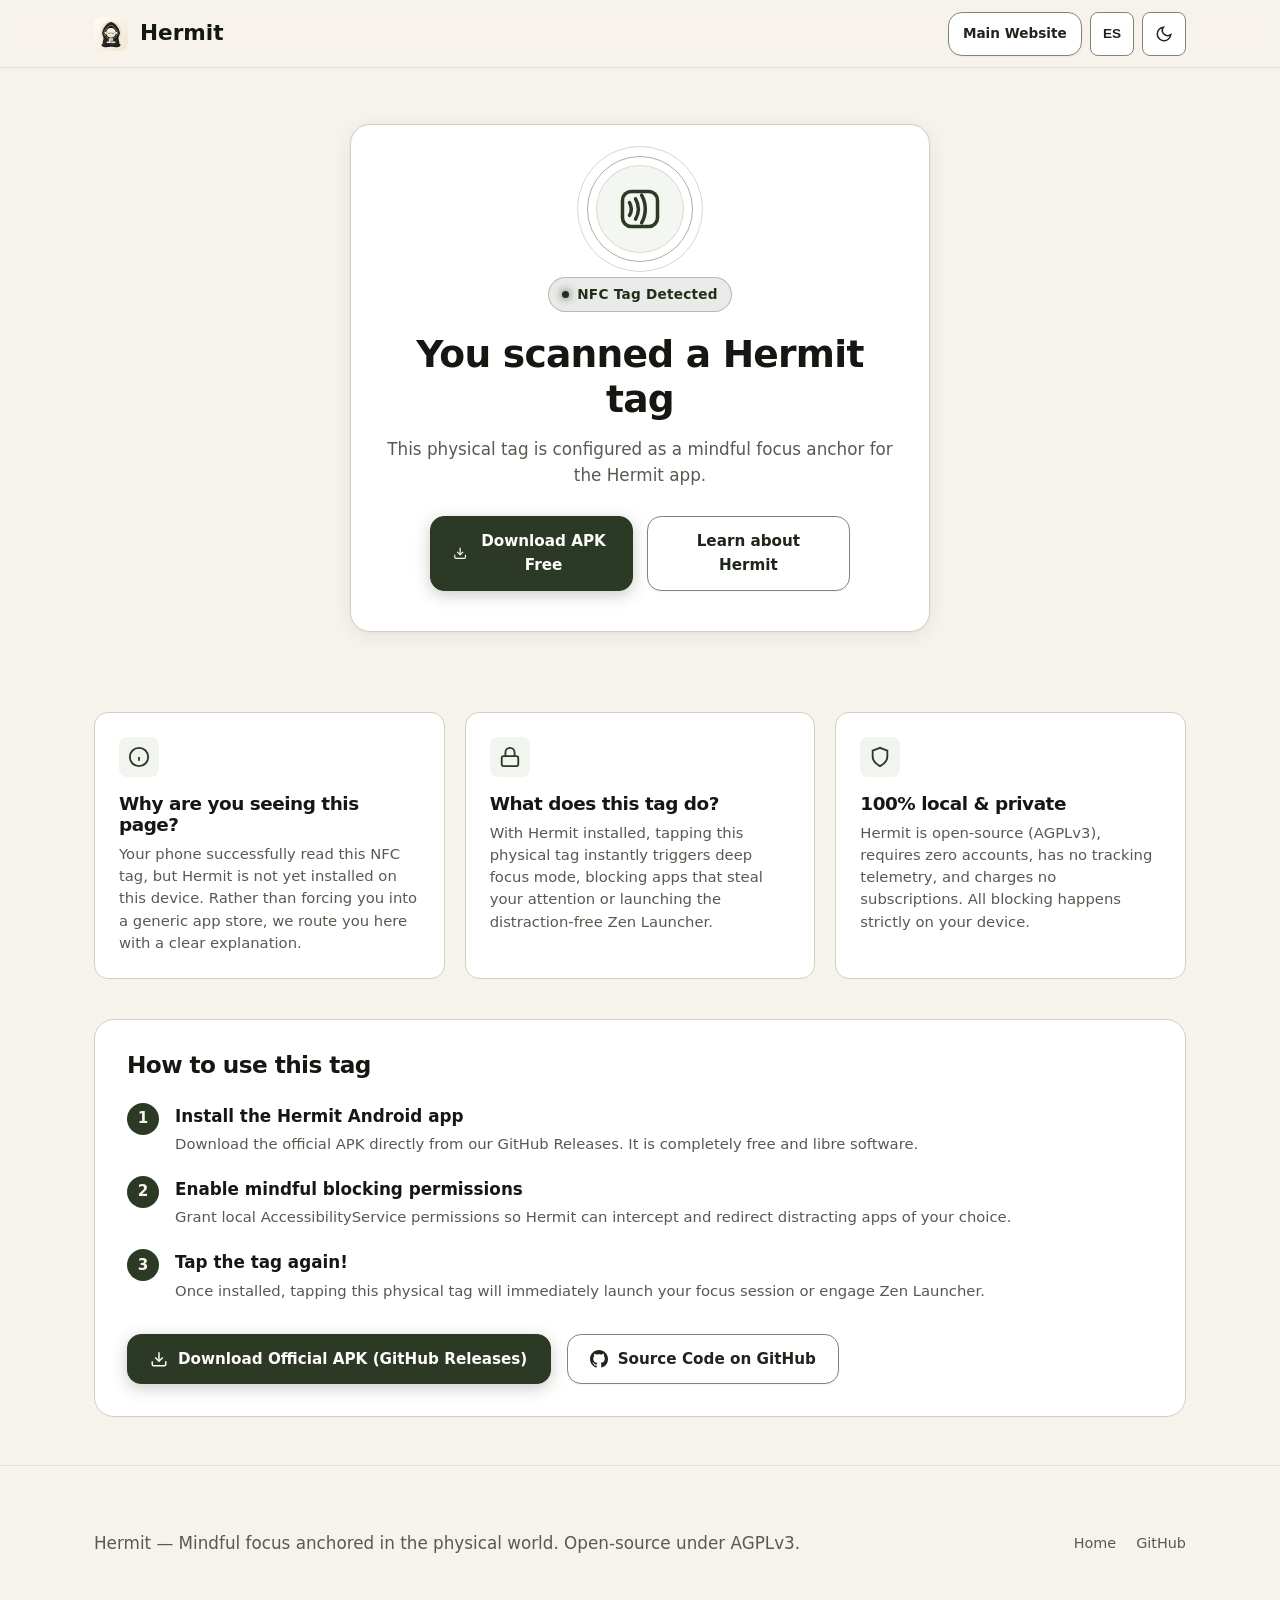
<file: website/scan.html>
<!DOCTYPE html>
<html lang="en">
<head>
  <meta charset="UTF-8">
  <meta name="viewport" content="width=device-width, initial-scale=1.0, viewport-fit=cover">
  <title>You scanned a Hermit tag | Hermit</title>
  <meta name="description" content="You scanned a physical NFC tag configured for Hermit, the open-source Android app for mindful focus and distraction blocking.">
  <link rel="canonical" href="https://hermit.umarmohammad.xyz/scan.html">
  <link rel="alternate" hreflang="en" href="https://hermit.umarmohammad.xyz/scan.html?lang=en">
  <link rel="alternate" hreflang="es" href="https://hermit.umarmohammad.xyz/scan.html?lang=es">
  <link rel="alternate" hreflang="x-default" href="https://hermit.umarmohammad.xyz/scan.html">

  <!-- Open Graph -->
  <meta property="og:type" content="website">
  <meta property="og:url" content="https://hermit.umarmohammad.xyz/scan.html">
  <meta property="og:title" content="You scanned a Hermit tag">
  <meta property="og:description" content="This physical NFC tag is a mindful focus anchor for Hermit on Android. Download the free, open-source app to activate it.">
  <meta property="og:image" content="https://hermit.umarmohammad.xyz/assets/mockup-app.svg">

  <meta name="theme-color" media="(prefers-color-scheme: light)" content="#F6F3EC">
  <meta name="theme-color" media="(prefers-color-scheme: dark)" content="#151614">
  <meta name="color-scheme" content="light dark">
  <link rel="icon" type="image/svg+xml" href="assets/favicon.svg">
  <link rel="manifest" href="site.webmanifest">
  <link rel="stylesheet" href="css/styles.css">

  <style>
    .scan-hero {
      padding: 3.5rem 0 2.5rem;
      text-align: center;
      position: relative;
    }
    .scan-tag-card {
      max-width: 580px;
      margin: 0 auto;
      padding: 2.5rem 2rem;
      background: var(--color-bg-card);
      border: 1px solid var(--color-border);
      border-radius: var(--radius-lg);
      box-shadow: var(--shadow-card);
      position: relative;
      overflow: hidden;
    }
    .nfc-emblem-wrap {
      width: 88px;
      height: 88px;
      margin: 0 auto 1.5rem;
      border-radius: var(--radius-full);
      background: rgba(165, 176, 146, 0.12);
      border: 1px solid rgba(165, 176, 146, 0.35);
      display: flex;
      align-items: center;
      justify-content: center;
      position: relative;
    }
    .nfc-pulse-ring {
      position: absolute;
      inset: -10px;
      border-radius: var(--radius-full);
      border: 1.5px solid var(--color-primary);
      opacity: 0.4;
      animation: nfcPulse 2.4s cubic-bezier(0.16, 1, 0.3, 1) infinite;
      pointer-events: none;
    }
    .nfc-pulse-ring:nth-child(2) {
      inset: -20px;
      animation-delay: 0.7s;
      opacity: 0.2;
    }
    @keyframes nfcPulse {
      0% { transform: scale(0.9); opacity: 0.6; }
      70% { transform: scale(1.15); opacity: 0.05; }
      100% { transform: scale(1.25); opacity: 0; }
    }
    .scan-badge {
      display: inline-flex;
      align-items: center;
      gap: 0.5rem;
      padding: 0.35rem 0.85rem;
      background: var(--badge-success-bg);
      border: 1px solid var(--badge-success-border);
      color: var(--badge-success-text);
      border-radius: var(--radius-full);
      font-size: 0.85rem;
      font-weight: 600;
      letter-spacing: 0.02em;
      margin-bottom: 1.25rem;
      position: relative;
      z-index: 2;
    }
    .scan-badge::before {
      content: "";
      width: 7px;
      height: 7px;
      border-radius: 50%;
      background: currentColor;
      box-shadow: 0 0 8px currentColor;
    }
    .scan-title {
      font-size: clamp(1.65rem, 4vw, 2.35rem);
      font-weight: 700;
      color: var(--color-text-primary);
      margin-bottom: 0.85rem;
      line-height: 1.2;
      letter-spacing: -0.02em;
      position: relative;
      z-index: 2;
    }
    .scan-subtitle {
      font-size: 1.05rem;
      color: var(--color-text-secondary);
      line-height: 1.55;
      margin-bottom: 1.75rem;
      position: relative;
      z-index: 2;
    }
    .scan-actions {
      display: flex;
      flex-direction: column;
      gap: 0.85rem;
      max-width: 420px;
      margin: 0 auto;
      position: relative;
      z-index: 10;
    }
    @media (min-width: 480px) {
      .scan-actions {
        flex-direction: row;
        justify-content: center;
      }
      .scan-actions .btn {
        flex: 1;
      }
    }
    .installed-banner {
      background: rgba(165, 176, 146, 0.12);
      border: 1.5px solid var(--color-primary);
      border-radius: var(--radius-md);
      padding: 1rem 1.25rem;
      margin-bottom: 1.5rem;
      text-align: center;
      position: relative;
      z-index: 10;
    }
    .installed-banner p {
      font-size: 0.95rem;
      font-weight: 500;
      color: var(--color-text-primary);
      margin-bottom: 0.75rem;
    }
    .btn-open-hermit {
      width: 100%;
      background: var(--color-primary);
      color: #121411;
      font-weight: 600;
      box-shadow: 0 4px 14px rgba(165, 176, 146, 0.35);
    }
    .explanation-grid {
      display: grid;
      grid-template-columns: 1fr;
      gap: 1.25rem;
      margin: 2.5rem 0;
    }
    @media (min-width: 768px) {
      .explanation-grid {
        grid-template-columns: repeat(3, 1fr);
      }
    }
    .info-card {
      background: var(--color-bg-card);
      border: 1px solid var(--color-border);
      border-radius: var(--radius-md);
      padding: 1.5rem;
      text-align: left;
      display: flex;
      flex-direction: column;
    }
    .info-card-icon {
      width: 40px;
      height: 40px;
      border-radius: var(--radius-sm);
      background: rgba(165, 176, 146, 0.14);
      display: flex;
      align-items: center;
      justify-content: center;
      margin-bottom: 1rem;
      color: var(--color-primary);
    }
    .info-card h3 {
      font-size: 1.15rem;
      font-weight: 600;
      color: var(--color-text-primary);
      margin-bottom: 0.5rem;
    }
    .info-card p {
      font-size: 0.925rem;
      color: var(--color-text-secondary);
      line-height: 1.5;
    }
    .steps-section {
      background: var(--color-bg-card);
      border: 1px solid var(--color-border);
      border-radius: var(--radius-lg);
      padding: 2rem;
      margin-bottom: 3rem;
      text-align: left;
    }
    .step-list {
      list-style: none;
      padding: 0;
      margin: 1.5rem 0 0;
      display: grid;
      gap: 1.25rem;
    }
    .step-item {
      display: flex;
      gap: 1rem;
      align-items: flex-start;
    }
    .step-num {
      width: 32px;
      height: 32px;
      flex-shrink: 0;
      border-radius: 50%;
      background: var(--color-primary);
      color: var(--color-bg);
      font-weight: 700;
      font-size: 0.95rem;
      display: flex;
      align-items: center;
      justify-content: center;
    }
    .step-content strong {
      display: block;
      color: var(--color-text-primary);
      font-size: 1.05rem;
      margin-bottom: 0.25rem;
    }
    .step-content p {
      color: var(--color-text-secondary);
      font-size: 0.925rem;
      line-height: 1.5;
      margin: 0;
    }
  </style>
</head>
<body>

  <!-- Accessible Skip Link -->
  <a href="#main-content" class="skip-link" data-i18n="a11y.skip">Skip to main content</a>

  <!-- Header -->
  <header class="site-header">
    <div class="container nav-container">
      <a href="index.html" class="logo-link" aria-label="Hermit homepage">
        <img src="assets/favicon.svg" alt="Hermit emblem" class="logo-icon" width="32" height="32">
        <span>Hermit</span>
      </a>

      <div class="nav-controls">
        <a href="index.html" class="btn btn-secondary" style="padding: 0.45rem 0.9rem; font-size: 0.85rem;" data-i18n="nav.website">
          Main Website
        </a>
        <button id="lang-toggle" class="btn-icon-toggle" aria-label="Switch language">ES</button>
        <button id="theme-toggle" class="btn-icon-toggle" aria-label="Toggle theme">
          <svg width="18" height="18" viewBox="0 0 24 24" fill="none" stroke="currentColor" stroke-width="2"><circle cx="12" cy="12" r="5"/><path d="M12 1v2M12 21v2M4.22 4.22l1.42 1.42M18.36 18.36l1.42 1.42M1 12h2M21 12h2M4.22 19.78l1.42-1.42M18.36 5.64l1.42-1.42"/></svg>
        </button>
      </div>
    </div>
  </header>

  <main id="main-content" class="container">
    <section class="scan-hero">
      <div class="scan-tag-card">
        <div class="nfc-emblem-wrap">
          <div class="nfc-pulse-ring"></div>
          <div class="nfc-pulse-ring"></div>
          <svg width="42" height="42" viewBox="0 0 24 24" fill="none" stroke="var(--color-primary)" stroke-width="2" stroke-linecap="round" stroke-linejoin="round">
            <path d="M6 8.32a7.43 7.43 0 0 1 0 7.36"/>
            <path d="M9.46 6.21a11.76 11.76 0 0 1 0 11.58"/>
            <path d="M12.91 4.1a15.91 15.91 0 0 1 0 15.8"/>
            <rect x="2" y="2" width="20" height="20" rx="5"/>
          </svg>
        </div>

        <div class="scan-badge" data-i18n="badge.detected">
          NFC Tag Detected
        </div>

        <h1 class="scan-title" data-i18n="scan.title">
          You scanned a Hermit tag
        </h1>

        <p class="scan-subtitle" data-i18n="scan.subtitle">
          This physical tag is configured as a mindful focus anchor for the Hermit app.
        </p>

        <div id="installed-app-banner" class="installed-banner" style="display: none;">
          <p data-i18n="scan.already_installed_hint">¿Ya tienes la app Hermit instalada?</p>
          <a id="open-app-btn" href="intent://scan#Intent;scheme=hermit;package=xyz.umarmohammad.hermit;end" class="btn btn-primary btn-open-hermit">
            <svg width="20" height="20" viewBox="0 0 24 24" fill="none" stroke="currentColor" stroke-width="2">
              <path d="M18 13v6a2 2 0 0 1-2 2H5a2 2 0 0 1-2-2V8a2 2 0 0 1 2-2h6"/>
              <polyline points="15 3 21 3 21 9"/>
              <line x1="10" y1="14" x2="21" y2="3"/>
            </svg>
            <span data-i18n="btn.open_app">Abrir en Hermit</span>
          </a>
        </div>

        <div class="scan-actions">
          <a href="https://github.com/mr-umar/Hermit/releases/latest/download/Hermit-v1.2.2.apk" class="btn btn-primary" download="Hermit-v1.2.2.apk">
            <svg width="18" height="18" viewBox="0 0 24 24" fill="none" stroke="currentColor" stroke-width="2">
              <path d="M21 15v4a2 2 0 0 1-2 2H5a2 2 0 0 1-2-2v-4"/>
              <polyline points="7 10 12 15 17 10"/>
              <line x1="12" y1="15" x2="12" y2="3"/>
            </svg>
            <span data-i18n="btn.download">Download APK Free</span>
          </a>

          <a href="index.html" class="btn btn-secondary">
            <span data-i18n="btn.learn_more">Learn about Hermit</span>
          </a>
        </div>
      </div>
    </section>

    <!-- Information Grid -->
    <section>
      <div class="explanation-grid">
        <div class="info-card">
          <div class="info-card-icon">
            <svg width="22" height="22" viewBox="0 0 24 24" fill="none" stroke="currentColor" stroke-width="2">
              <circle cx="12" cy="12" r="10"/>
              <line x1="12" y1="16" x2="12" y2="12"/>
              <line x1="12" y1="8" x2="12.01" y2="8"/>
            </svg>
          </div>
          <h3 data-i18n="card1.title">Why are you seeing this page?</h3>
          <p data-i18n="card1.desc">
            Your phone successfully read this NFC tag, but Hermit is not yet installed on this device. Rather than forcing you into a generic app store, we route you here with a clear explanation.
          </p>
        </div>

        <div class="info-card">
          <div class="info-card-icon">
            <svg width="22" height="22" viewBox="0 0 24 24" fill="none" stroke="currentColor" stroke-width="2">
              <rect x="3" y="11" width="18" height="11" rx="2" ry="2"/>
              <path d="M7 11V7a5 5 0 0 1 10 0v4"/>
            </svg>
          </div>
          <h3 data-i18n="card2.title">What does this tag do?</h3>
          <p data-i18n="card2.desc">
            With Hermit installed, tapping this physical tag instantly triggers deep focus mode, blocking apps that steal your attention or launching the distraction-free Zen Launcher.
          </p>
        </div>

        <div class="info-card">
          <div class="info-card-icon">
            <svg width="22" height="22" viewBox="0 0 24 24" fill="none" stroke="currentColor" stroke-width="2">
              <path d="M12 22s8-4 8-10V5l-8-3-8 3v7c0 6 8 10 8 10z"/>
            </svg>
          </div>
          <h3 data-i18n="card3.title">100% local &amp; private</h3>
          <p data-i18n="card3.desc">
            Hermit is open-source (AGPLv3), requires zero accounts, has no tracking telemetry, and charges no subscriptions. All blocking happens strictly on your device.
          </p>
        </div>
      </div>
    </section>

    <!-- Steps to use -->
    <section class="steps-section">
      <h2 style="font-size: 1.45rem; font-weight: 700; color: var(--color-text-primary);" data-i18n="steps.title">
        How to use this tag
      </h2>

      <ol class="step-list">
        <li class="step-item">
          <div class="step-num">1</div>
          <div class="step-content">
            <strong data-i18n="step1.title">Install the Hermit Android app</strong>
            <p data-i18n="step1.desc">
              Download the official APK directly from our GitHub Releases. It is completely free and libre software.
            </p>
          </div>
        </li>

        <li class="step-item">
          <div class="step-num">2</div>
          <div class="step-content">
            <strong data-i18n="step2.title">Enable mindful blocking permissions</strong>
            <p data-i18n="step2.desc">
              Grant local AccessibilityService permissions so Hermit can intercept and redirect distracting apps of your choice.
            </p>
          </div>
        </li>

        <li class="step-item">
          <div class="step-num">3</div>
          <div class="step-content">
            <strong data-i18n="step3.title">Tap the tag again!</strong>
            <p data-i18n="step3.desc">
              Once installed, tapping this physical tag will immediately launch your focus session or engage Zen Launcher.
            </p>
          </div>
        </li>
      </ol>

      <div style="margin-top: 2rem; display: flex; flex-wrap: wrap; gap: 1rem;">
        <a href="https://github.com/mr-umar/Hermit/releases/latest/download/Hermit-v1.2.2.apk" class="btn btn-primary" download="Hermit-v1.2.2.apk">
          <svg width="18" height="18" viewBox="0 0 24 24" fill="none" stroke="currentColor" stroke-width="2">
            <path d="M21 15v4a2 2 0 0 1-2 2H5a2 2 0 0 1-2-2v-4"/>
            <polyline points="7 10 12 15 17 10"/>
            <line x1="12" y1="15" x2="12" y2="3"/>
          </svg>
          <span data-i18n="btn.download_apk">Download Official APK</span>
        </a>
        <a href="https://github.com/mr-umar/Hermit" class="btn btn-secondary" target="_blank" rel="noopener noreferrer">
          <svg width="18" height="18" viewBox="0 0 24 24" fill="currentColor"><path d="M12 0C5.37 0 0 5.37 0 12c0 5.31 3.435 9.795 8.205 11.385.6.105.825-.255.825-.57 0-.285-.015-1.23-.015-2.235-3.015.555-3.795-.735-4.035-1.41-.135-.345-.72-1.41-1.23-1.695-.42-.225-1.02-.78-.015-.795.945-.015 1.62.87 1.845 1.23 1.08 1.815 2.805 1.305 3.495.99.105-.78.42-1.305.765-1.605-2.67-.3-5.46-1.335-5.46-5.925 0-1.305.465-2.385 1.23-3.225-.12-.3-.54-1.53.12-3.18 0 0 1.005-.315 3.3 1.23.96-.27 1.98-.405 3-.405s2.04.135 3 .405c2.295-1.56 3.3-1.23 3.3-1.23.66 1.65.24 2.88.12 3.18.765.84 1.23 1.905 1.23 3.225 0 4.605-2.805 5.625-5.475 5.925.435.375.81 1.095.81 2.22 0 1.605-.015 2.895-.015 3.3 0 .315.225.69.825.57A12.02 12.02 0 0024 12c0-6.63-5.37-12-12-12z"/></svg>
          <span data-i18n="btn.view_source">Source Code on GitHub</span>
        </a>
      </div>
    </section>
  </main>

  <!-- Site Footer -->
  <footer class="site-footer">
    <div class="container footer-content">
      <p data-i18n="footer.copy">
        Hermit — Mindful focus anchored in the physical world. Open-source under AGPLv3.
      </p>
      <div class="footer-links">
        <a href="index.html" data-i18n="footer.home">Home</a>
        <a href="https://github.com/mr-umar/Hermit" target="_blank" rel="noopener noreferrer">GitHub</a>
      </div>
    </div>
  </footer>

  <script>
    const translations = {
      es: {
        "a11y.skip": "Saltar al contenido principal",
        "page.title": "Has escaneado una etiqueta de Hermit | Hermit",
        "nav.website": "Ir a la web",
        "badge.detected": "Etiqueta NFC detectada",
        "scan.title": "Has escaneado una etiqueta de Hermit",
        "scan.subtitle": "Esta etiqueta física está configurada como un ancla de concentración consciente para la app Hermit.",
        "scan.already_installed_hint": "¿Ya tienes la app Hermit instalada?",
        "btn.open_app": "Abrir en Hermit",
        "btn.download": "Descargar APK gratis",
        "btn.learn_more": "Conocer Hermit",
        "card1.title": "¿Por qué ves esta página?",
        "card1.desc": "Tu teléfono ha leído la etiqueta NFC correctamente, pero aún no tiene Hermit instalado. En lugar de llevarte a una tienda genérica de aplicaciones, te dirigimos aquí para explicarte su propósito.",
        "card2.title": "¿Qué hace esta etiqueta?",
        "card2.desc": "Cuando Hermit está instalado, tocar esta etiqueta física activa instantáneamente una sesión de concentración profunda, bloqueando aplicaciones que roban tu atención o iniciando el Zen Launcher.",
        "card3.title": "100% local y privado",
        "card3.desc": "Hermit es de código abierto (AGPLv3), sin cuentas, sin rastreadores y sin suscripciones. Todo el bloqueo y los datos de concentración se gestionan exclusivamente en tu dispositivo.",
        "steps.title": "Cómo empezar a usar esta etiqueta",
        "step1.title": "Instala la aplicación Hermit en Android",
        "step1.desc": "Descarga directamente el archivo APK oficial desde nuestros lanzamientos en GitHub. Es totalmente gratuito y libre.",
        "step2.title": "Habilita el bloqueo mindful",
        "step2.desc": "Concede el permiso del Servicio de Accesibilidad local para que Hermit pueda redirigir las aplicaciones distractoras que elijas bloquear.",
        "step3.title": "¡Vuelve a acercar el teléfono a la etiqueta!",
        "step3.desc": "Una vez instalada la app, tocar esta misma etiqueta física iniciará tu sesión de concentración o cambiará al Zen Launcher de inmediato.",
        "btn.download_apk": "Descargar APK oficial (GitHub Releases)",
        "btn.view_source": "Código fuente en GitHub",
        "footer.copy": "Hermit — Concentración consciente con ancla física NFC. Código abierto bajo licencia AGPLv3.",
        "footer.home": "Inicio"
      },
      en: {
        "a11y.skip": "Skip to main content",
        "page.title": "You scanned a Hermit tag | Hermit",
        "nav.website": "Main Website",
        "badge.detected": "NFC Tag Detected",
        "scan.title": "You scanned a Hermit tag",
        "scan.subtitle": "This physical tag is configured as a mindful focus anchor for the Hermit app.",
        "scan.already_installed_hint": "Already have the Hermit app installed?",
        "btn.open_app": "Open in Hermit",
        "btn.download": "Download APK Free",
        "btn.learn_more": "Learn about Hermit",
        "card1.title": "Why are you seeing this page?",
        "card1.desc": "Your phone successfully read this NFC tag, but Hermit is not yet installed on this device. Rather than forcing you into a generic app store, we route you here with a clear explanation.",
        "card2.title": "What does this tag do?",
        "card2.desc": "With Hermit installed, tapping this physical tag instantly triggers deep focus mode, blocking apps that steal your attention or launching the distraction-free Zen Launcher.",
        "card3.title": "100% local & private",
        "card3.desc": "Hermit is open-source (AGPLv3), requires zero accounts, has no tracking telemetry, and charges no subscriptions. All blocking happens strictly on your device.",
        "steps.title": "How to use this tag",
        "step1.title": "Install the Hermit Android app",
        "step1.desc": "Download the official APK directly from our GitHub Releases. It is completely free and libre software.",
        "step2.title": "Enable mindful blocking permissions",
        "step2.desc": "Grant local AccessibilityService permissions so Hermit can intercept and redirect distracting apps of your choice.",
        "step3.title": "Tap the tag again!",
        "step3.desc": "Once installed, tapping this physical tag will immediately launch your focus session or engage Zen Launcher.",
        "btn.download_apk": "Download Official APK (GitHub Releases)",
        "btn.view_source": "Source Code on GitHub",
        "footer.copy": "Hermit — Mindful focus anchored in the physical world. Open-source under AGPLv3.",
        "footer.home": "Home"
      }
    };

    let currentLang = 'en';

    function setLanguage(lang) {
      if (!translations[lang]) lang = 'en';
      currentLang = lang;
      document.documentElement.lang = lang;
      localStorage.setItem('hermit_lang', lang);

      const langBtn = document.getElementById('lang-toggle');
      if (langBtn) {
        langBtn.textContent = lang === 'en' ? 'ES' : 'EN';
        langBtn.setAttribute('aria-label', lang === 'en' ? 'Cambiar a español' : 'Switch to English');
      }

      document.querySelectorAll('[data-i18n]').forEach(el => {
        const key = el.getAttribute('data-i18n');
        if (translations[lang] && translations[lang][key]) {
          el.textContent = translations[lang][key];
        }
      });

      document.title = translations[lang]["page.title"];
    }

    function initTheme() {
      const savedTheme = localStorage.getItem('hermit_theme');
      const prefersDark = window.matchMedia('(prefers-color-scheme: dark)').matches;
      const theme = savedTheme || (prefersDark ? 'dark' : 'light');
      document.documentElement.setAttribute('data-theme', theme);
      document.documentElement.style.colorScheme = theme;
      updateThemeIcon(theme);
    }

    function toggleTheme() {
      const current = document.documentElement.getAttribute('data-theme') || 'dark';
      const target = current === 'dark' ? 'light' : 'dark';
      document.documentElement.setAttribute('data-theme', target);
      document.documentElement.style.colorScheme = target;
      localStorage.setItem('hermit_theme', target);
      updateThemeIcon(target);
    }

    function updateThemeIcon(theme) {
      const btn = document.getElementById('theme-toggle');
      if (btn) {
        btn.innerHTML = theme === 'dark'
          ? `<svg width="18" height="18" viewBox="0 0 24 24" fill="none" stroke="currentColor" stroke-width="2"><circle cx="12" cy="12" r="5"/><path d="M12 1v2M12 21v2M4.22 4.22l1.42 1.42M18.36 18.36l1.42 1.42M1 12h2M21 12h2M4.22 19.78l1.42-1.42M18.36 5.64l1.42-1.42"/></svg>`
          : `<svg width="18" height="18" viewBox="0 0 24 24" fill="none" stroke="currentColor" stroke-width="2"><path d="M21 12.79A9 9 0 1 1 11.21 3 7 7 0 0 0 21 12.79z"/></svg>`;
        btn.setAttribute('aria-label', theme === 'dark' ? 'Switch to light mode' : 'Switch to dark mode');
      }
    }

    document.addEventListener('DOMContentLoaded', () => {
      // Automatic language detection: URL param > localStorage > browser
      const urlParams = new URLSearchParams(window.location.search);
      const paramLang = urlParams.get('lang');
      const savedLang = localStorage.getItem('hermit_lang');
      const deviceLang = (navigator.languages && navigator.languages[0] || navigator.language || '').toLowerCase().startsWith('es') ? 'es' : 'en';

      const initialLang = paramLang || savedLang || deviceLang;
      setLanguage(initialLang);
      initTheme();

      document.getElementById('lang-toggle').addEventListener('click', () => {
        setLanguage(currentLang === 'en' ? 'es' : 'en');
      });

      document.getElementById('theme-toggle').addEventListener('click', toggleTheme);

      // Smart handover: if scanned/opened on Android, prepare Intent URI and auto-launch if installed
      const isAndroid = /Android/i.test(navigator.userAgent);
      const searchParams = window.location.search || '';
      const intentUrl = `intent://scan${searchParams}#Intent;scheme=hermit;package=xyz.umarmohammad.hermit;end`;
      
      const openAppBtn = document.getElementById('open-app-btn');
      if (openAppBtn) {
        openAppBtn.href = intentUrl;
      }

      if (isAndroid) {
        const banner = document.getElementById('installed-app-banner');
        if (banner) {
          banner.style.display = 'block';
        }

        // Attempt direct handover to Hermit app once per tab session
        if (!sessionStorage.getItem('hermit_handover_attempted')) {
          sessionStorage.setItem('hermit_handover_attempted', '1');
          window.location.href = intentUrl;
        }
      }
    });
  </script>
</body>
</html>
</file>
<file: website/css/styles.css>
/* Hermit Product Website - Monastic Calm Minimalist Aesthetic */

:root {
  /* Brand accents */
  --color-primary: #A5B092;         /* Calm sage */
  --color-primary-hover: #BAC5A9;
  --color-primary-light: #C9D4B9;
  --color-accent: #E0957B;          /* Warm terracotta for warnings */

  /* Canvas & surfaces */
  --color-bg: #151614;              /* Deep monastic charcoal */
  --color-bg-card: #1F201C;         /* Card surface */
  --color-bg-subtle: #292A25;       /* Elevated surface / hover */

  /* Text (WCAG AAA compliant) */
  --color-text-primary: #F2EFE9;    /* 15.6:1 contrast on #151614 */
  --color-text-secondary: #ADA99E;  /* 6.3:1 contrast on #151614 */

  /* Borders & Glass */
  --color-border: #383A33;
  --color-border-subtle: rgba(242, 239, 233, 0.08);
  --header-glass: rgba(21, 22, 20, 0.85);

  /* Primary Button (Sage filled button with dark ink) */
  --btn-primary-bg: #A5B092;
  --btn-primary-text: #131412;      /* 7.5:1 contrast on #A5B092 (AAA) */
  --btn-primary-border: #A5B092;
  --btn-primary-hover-bg: #B8C4A3;
  --btn-primary-hover-text: #0D0E0C;
  --btn-primary-hover-border: #B8C4A3;
  --btn-primary-shadow: 0 4px 16px rgba(165, 176, 146, 0.22);

  /* Secondary Button (Outlined card button) */
  --btn-secondary-bg: #1F201C;
  --btn-secondary-text: #F2EFE9;
  --btn-secondary-border: #44473E;  /* > 3:1 boundary */
  --btn-secondary-hover-bg: #2A2B25;
  --btn-secondary-hover-text: #FFFFFF;
  --btn-secondary-hover-border: #7B8570;

  /* Icon / Control Toggle Button */
  --btn-control-bg: rgba(31, 32, 28, 0.7);
  --btn-control-border: #44473E;
  --btn-control-text: #F2EFE9;
  --btn-control-hover-bg: #2E302A;
  --btn-control-hover-border: #A5B092;
  --btn-control-hover-text: #FFFFFF;

  /* Focus Ring */
  --focus-ring: #BAC5A9;

  /* Badges */
  --badge-success-bg: rgba(165, 176, 146, 0.16);
  --badge-success-text: #BAC5A9;
  --badge-success-border: rgba(165, 176, 146, 0.35);
  --badge-warning-bg: rgba(224, 149, 123, 0.16);
  --badge-warning-text: #E8A892;
  --badge-warning-border: rgba(224, 149, 123, 0.35);

  /* Design Tokens */
  --font-family: system-ui, -apple-system, BlinkMacSystemFont, "Segoe UI", Roboto, "Helvetica Neue", sans-serif;
  --radius-sm: 8px;
  --radius-md: 14px;
  --radius-lg: 20px;
  --radius-full: 9999px;
  --shadow-card: 0 4px 24px rgba(0, 0, 0, 0.35);
  --transition-fluid: 200ms cubic-bezier(0.16, 1, 0.3, 1);
}

[data-theme="light"] {
  /* Brand accents */
  --color-primary: #2C3925;         /* Deep monastic forest: 10.98:1 contrast on #F6F3EC (AAA) */
  --color-primary-hover: #182114;   /* 14.2:1 contrast */
  --color-primary-light: #3D4F33;
  --color-accent: #9E4322;          /* Rich terracotta: 6.2:1 contrast on #FFFFFF (AA/AAA) */

  /* Canvas & surfaces */
  --color-bg: #F6F3EC;              /* Warm parchment/sand */
  --color-bg-card: #FFFFFF;         /* Crisp white card */
  --color-bg-subtle: #EBE6DA;       /* Subtle neutral surface */

  /* Text (WCAG AAA compliant) */
  --color-text-primary: #151713;    /* 15.2:1 contrast on #F6F3EC */
  --color-text-secondary: #565A50;  /* 5.4:1 contrast on #F6F3EC */

  /* Borders & Glass */
  --color-border: #D5CEBE;
  --color-border-subtle: rgba(21, 23, 19, 0.08);
  --header-glass: rgba(246, 243, 236, 0.88);
  --shadow-card: 0 4px 20px rgba(35, 40, 30, 0.07), 0 1px 3px rgba(35, 40, 30, 0.04);

  /* Primary Button (Deep Monastic Forest with pure cream/white text) */
  --btn-primary-bg: #2C3925;
  --btn-primary-text: #FDFCFA;      /* 12.05:1 contrast on #2C3925 (AAA) */
  --btn-primary-border: #2C3925;
  --btn-primary-hover-bg: #1B2417;  /* 13.8:1 contrast */
  --btn-primary-hover-text: #FFFFFF;
  --btn-primary-hover-border: #1B2417;
  --btn-primary-shadow: 0 4px 16px rgba(44, 57, 37, 0.25);

  /* Secondary Button (Crisp white with visible >3:1 boundary and dark text) */
  --btn-secondary-bg: #FFFFFF;
  --btn-secondary-text: #1E251A;      /* 15.4:1 contrast on #FFFFFF (AAA) */
  --btn-secondary-border: #808675;    /* 3.75:1 contrast on #FFFFFF, 3.37:1 on #F6F3EC (Exceeds WCAG 3:1 boundary) */
  --btn-secondary-hover-bg: #F0ECE2;
  --btn-secondary-hover-border: #2C3925;
  --btn-secondary-hover-text: #12180F;

  /* Icon / Control Toggle Button */
  --btn-control-bg: #FFFFFF;
  --btn-control-border: #808675;      /* 3.75:1 contrast */
  --btn-control-text: #1E251A;
  --btn-control-hover-bg: #F0ECE2;
  --btn-control-hover-border: #2C3925;
  --btn-control-hover-text: #12180F;

  /* Focus Ring */
  --focus-ring: #2C3925;

  /* Badges */
  --badge-success-bg: rgba(44, 57, 37, 0.10);
  --badge-success-text: #21301B;      /* 13.4:1 contrast (AAA) */
  --badge-success-border: rgba(44, 57, 37, 0.28);
  --badge-warning-bg: rgba(158, 67, 34, 0.10);
  --badge-warning-text: #8A3716;      /* 8.6:1 contrast (AAA) */
  --badge-warning-border: rgba(158, 67, 34, 0.30);
}

*, *::before, *::after {
  box-sizing: border-box;
  margin: 0;
  padding: 0;
}

html {
  font-family: var(--font-family);
  font-size: 16px;
  scroll-behavior: smooth;
  scroll-padding-top: 5.5rem;
  color-scheme: dark;
  -webkit-tap-highlight-color: transparent;
  -webkit-text-size-adjust: 100%;
}

[data-theme="light"] html {
  color-scheme: light;
}

::selection {
  background-color: var(--color-primary);
  color: var(--btn-primary-text);
}

:focus-visible {
  outline: 2px solid var(--focus-ring);
  outline-offset: 3px;
}

::-webkit-scrollbar {
  width: 9px;
  height: 9px;
}

::-webkit-scrollbar-track {
  background: var(--color-bg);
}

::-webkit-scrollbar-thumb {
  background: var(--color-border);
  border-radius: 4px;
}

::-webkit-scrollbar-thumb:hover {
  background: var(--color-primary);
}

body {
  background-color: var(--color-bg);
  color: var(--color-text-primary);
  line-height: 1.6;
  overflow-x: clip;
  -webkit-font-smoothing: antialiased;
}

/* Mobile Touch Standards: manipulation and control selection */
button, a, [role="button"] {
  touch-action: manipulation;
}

button, [role="button"], .btn-icon-toggle, .btn-copy, .badge-tag {
  user-select: none;
  -webkit-user-select: none;
  -webkit-touch-callout: none;
}

/* Typography Hierarchy */
h1, h2, h3, h4 {
  color: var(--color-text-primary);
  line-height: 1.15;
  letter-spacing: -0.025em;
  font-weight: 700;
}

h1 {
  font-size: clamp(2.4rem, 5vw, 3.8rem);
  letter-spacing: -0.03em;
}

h2 {
  font-size: clamp(1.8rem, 3.5vw, 2.6rem);
  margin-bottom: 0.75rem;
}

h3 {
  font-size: 1.25rem;
  margin-bottom: 0.5rem;
}

p {
  color: var(--color-text-secondary);
  font-size: 1.05rem;
  line-height: 1.65;
}

a {
  color: var(--color-primary);
  text-decoration: none;
  transition: color var(--transition-fluid);
}

@media (hover: hover) and (pointer: fine) {
  a:hover {
    color: var(--color-primary-hover);
    text-decoration: underline;
    text-underline-offset: 3px;
  }
}

/* Layout Container */
.container {
  width: 100%;
  max-width: 1140px;
  margin: 0 auto;
  padding: 0 1.5rem;
}

/* Accessible Skip Link */
.skip-link {
  position: absolute;
  top: -100px;
  left: 1.5rem;
  background-color: var(--btn-primary-bg);
  color: var(--btn-primary-text);
  padding: 0.6rem 1.2rem;
  border-radius: var(--radius-sm);
  font-weight: 700;
  font-size: 0.95rem;
  z-index: 2000;
  text-decoration: none;
  opacity: 0;
  pointer-events: none;
  transition: top 150ms ease, opacity 150ms ease;
  box-shadow: 0 8px 24px rgba(0, 0, 0, 0.4);
}

.skip-link:focus,
.skip-link:focus-visible {
  top: 1rem;
  opacity: 1;
  pointer-events: auto;
  outline: 3px solid var(--focus-ring);
  outline-offset: 2px;
}

/* Header & Translucent Navigation */
.site-header {
  position: sticky;
  top: 0;
  z-index: 1000;
  background-color: var(--header-glass);
  backdrop-filter: blur(20px) saturate(180%);
  -webkit-backdrop-filter: blur(20px) saturate(180%);
  border-bottom: 1px solid var(--color-border-subtle);
  transition: background-color var(--transition-fluid);
  padding-top: env(safe-area-inset-top, 0px);
}

.nav-container {
  display: flex;
  align-items: center;
  justify-content: space-between;
  height: 4.2rem;
}

.logo-link {
  display: flex;
  align-items: center;
  gap: 0.75rem;
  color: var(--color-text-primary);
  font-weight: 700;
  font-size: 1.35rem;
}

.logo-icon {
  width: 34px;
  height: 34px;
  border-radius: 8px;
}

.nav-links {
  display: flex;
  align-items: center;
  gap: 0.65rem;
  list-style: none;
}

.nav-links a {
  color: var(--color-text-secondary);
  font-size: 0.85rem;
  font-weight: 500;
  white-space: nowrap;
}

@media (hover: hover) and (pointer: fine) {
  .nav-links a:hover {
    color: var(--color-text-primary);
    text-decoration: none;
  }
}

.nav-controls {
  display: flex;
  align-items: center;
  gap: 0.5rem;
  flex-shrink: 0;
}

/* Alias used by sub-pages (scan.html, 404.html) */
.header-controls {
  display: flex;
  align-items: center;
  gap: 0.5rem;
  flex-shrink: 0;
}

/* Tactile Buttons */
.btn {
  display: inline-flex;
  align-items: center;
  justify-content: center;
  gap: 0.6rem;
  padding: 0.75rem 1.4rem;
  border-radius: var(--radius-md);
  font-weight: 600;
  font-size: 0.95rem;
  cursor: pointer;
  border: 1px solid transparent;
  transition: transform 100ms ease-out, background-color var(--transition-fluid), border-color var(--transition-fluid), color var(--transition-fluid), box-shadow var(--transition-fluid);
  min-height: 44px;
  box-shadow: 0 1px 2px rgba(0, 0, 0, 0.05);
}

.btn:active {
  transform: scale(0.97);
}

.btn:focus-visible {
  outline: 2px solid var(--focus-ring);
  outline-offset: 2px;
}

.btn-primary {
  background-color: var(--btn-primary-bg);
  color: var(--btn-primary-text);
  border-color: var(--btn-primary-border);
  box-shadow: var(--btn-primary-shadow);
  font-weight: 700;
}

@media (hover: hover) and (pointer: fine) {
  .btn-primary:hover {
    background-color: var(--btn-primary-hover-bg);
    color: var(--btn-primary-hover-text);
    border-color: var(--btn-primary-hover-border);
    text-decoration: none;
  }
}

.btn-secondary {
  background-color: var(--btn-secondary-bg);
  border: 1px solid var(--btn-secondary-border);
  color: var(--btn-secondary-text);
}

@media (hover: hover) and (pointer: fine) {
  .btn-secondary:hover {
    background-color: var(--btn-secondary-hover-bg);
    border-color: var(--btn-secondary-hover-border);
    color: var(--btn-secondary-hover-text);
    text-decoration: none;
  }
}

.btn-icon-toggle {
  background-color: var(--btn-control-bg);
  border: 1px solid var(--btn-control-border);
  color: var(--btn-control-text);
  width: 44px;
  height: 44px;
  border-radius: var(--radius-sm);
  display: flex;
  align-items: center;
  justify-content: center;
  cursor: pointer;
  font-size: 0.85rem;
  font-weight: 600;
  padding: 0;
  transition: transform 100ms ease-out, background-color var(--transition-fluid), border-color var(--transition-fluid), color var(--transition-fluid);
}

@media (hover: hover) and (pointer: fine) {
  .btn-icon-toggle:hover {
    background-color: var(--btn-control-hover-bg);
    border-color: var(--btn-control-hover-border);
    color: var(--btn-control-hover-text);
  }
}

.btn-icon-toggle:active {
  transform: scale(0.95);
}

/* Mobile Menu Toggle Button */
.btn-mobile-menu {
  display: none;
}

.btn-mobile-menu .icon-close {
  display: none;
}

.site-header.menu-open .btn-mobile-menu .icon-menu {
  display: none;
}

.site-header.menu-open .btn-mobile-menu .icon-close {
  display: block;
}

/* Hero Section - Editorial Architectural Layout */
.hero-section {
  padding: 5.5rem 0 5rem;
  position: relative;
  overflow: hidden;
}

.hero-container {
  display: grid;
  grid-template-columns: minmax(0, 1.15fr) minmax(0, 1fr);
  gap: 4.5rem;
  align-items: center;
}

.hero-content {
  display: flex;
  flex-direction: column;
  align-items: flex-start;
  text-align: left;
}

.hero-title {
  font-size: clamp(2.5rem, 5vw, 4.1rem);
  font-weight: 750;
  line-height: 1.06;
  letter-spacing: -0.038em;
  color: var(--color-text-primary);
  margin-bottom: 1.6rem;
  text-wrap: balance;
}

.hero-lede {
  font-size: clamp(1.05rem, 1.25vw, 1.22rem);
  line-height: 1.62;
  color: var(--color-text-secondary);
  max-width: 52ch;
  margin-bottom: 2.25rem;
}

.hero-action-group {
  width: 100%;
}

.hero-buttons {
  display: flex;
  align-items: center;
  gap: 1rem;
  flex-wrap: wrap;
  margin-bottom: 2.75rem;
}

.hero-secondary-group {
  display: flex;
  align-items: center;
  gap: 1rem;
}

/* Editorial Spec Manifest */
.hero-spec-list {
  display: grid;
  grid-template-columns: repeat(2, 1fr);
  gap: 1.25rem 2rem;
  padding-top: 1.75rem;
  border-top: 1px solid var(--color-border);
  max-width: 520px;
}

.hero-spec-item {
  display: flex;
  flex-direction: column;
  gap: 0.2rem;
}

.hero-spec-item dt {
  font-size: 0.72rem;
  font-weight: 600;
  text-transform: uppercase;
  letter-spacing: 0.08em;
  color: var(--color-text-secondary);
  opacity: 0.9;
}

.hero-spec-item dd {
  font-size: 0.95rem;
  font-weight: 600;
  color: var(--color-text-primary);
  letter-spacing: -0.01em;
}

/* Distinctive Stage Composition */
.hero-stage {
  position: relative;
  display: flex;
  justify-content: center;
  align-items: center;
  perspective: 1200px;
}

.hero-composition {
  position: relative;
  width: 100%;
  max-width: 440px;
  height: 560px;
}

.device-primary {
  position: absolute;
  left: 0;
  top: 0;
  z-index: 2;
  width: 78%;
  filter: drop-shadow(0 28px 56px rgba(0, 0, 0, 0.65));
  transition: transform var(--transition-fluid);
}

.device-secondary {
  position: absolute;
  right: 0;
  bottom: 12px;
  z-index: 1;
  width: 74%;
  filter: drop-shadow(0 20px 40px rgba(0, 0, 0, 0.45));
  opacity: 0.88;
  transition: transform var(--transition-fluid), opacity var(--transition-fluid);
}

@media (hover: hover) and (pointer: fine) {
  .device-primary:hover {
    transform: translateY(-4px);
  }
  .device-secondary:hover {
    opacity: 1;
    transform: translateY(-4px);
  }
}

.device-art {
  width: 100%;
  height: auto;
  display: block;
}

/* Sections */
.section {
  padding: 5rem 0;
  border-top: 1px solid var(--color-border-subtle);
}

.section-header {
  text-align: center;
  max-width: 680px;
  margin: 0 auto 3.5rem;
}

/* Step Flow */
.steps-grid {
  display: grid;
  grid-template-columns: repeat(auto-fit, minmax(240px, 1fr));
  gap: 1.75rem;
}

.step-card {
  background-color: var(--color-bg-card);
  border: 1px solid var(--color-border);
  border-radius: var(--radius-lg);
  padding: 2rem;
  position: relative;
  box-shadow: var(--shadow-card);
  transition: transform 240ms cubic-bezier(0.16, 1, 0.3, 1), border-color 240ms ease, box-shadow 240ms ease;
  display: flex;
  flex-direction: column;
}

.step-body {
  display: flex;
  flex-direction: column;
}

@media (hover: hover) and (pointer: fine) {
  .step-card:hover {
    transform: translateY(-2px);
    border-color: var(--color-primary);
    box-shadow: 0 12px 32px rgba(0, 0, 0, 0.45);
  }
  [data-theme="light"] .step-card:hover {
    box-shadow: 0 12px 32px rgba(35, 40, 30, 0.12);
  }
}

.step-number {
  width: 38px;
  height: 38px;
  background-color: var(--btn-primary-bg);
  color: var(--btn-primary-text);
  border-radius: var(--radius-sm);
  display: flex;
  align-items: center;
  justify-content: center;
  font-weight: 700;
  font-size: 1.1rem;
  margin-bottom: 1.25rem;
  flex-shrink: 0;
}

/* Features Grid */
.features-grid {
  display: grid;
  grid-template-columns: repeat(auto-fit, minmax(320px, 1fr));
  gap: 1.5rem;
}

.feature-card {
  background-color: var(--color-bg-card);
  border: 1px solid var(--color-border);
  border-radius: var(--radius-lg);
  padding: 2rem;
  box-shadow: var(--shadow-card);
  transition: transform 240ms cubic-bezier(0.16, 1, 0.3, 1), border-color 240ms ease, box-shadow 240ms ease;
  display: flex;
  flex-direction: column;
}

.feature-body {
  display: flex;
  flex-direction: column;
}

@media (hover: hover) and (pointer: fine) {
  .feature-card:hover {
    transform: translateY(-2px);
    border-color: var(--color-primary);
    box-shadow: 0 12px 32px rgba(0, 0, 0, 0.45);
  }
  [data-theme="light"] .feature-card:hover {
    box-shadow: 0 12px 32px rgba(35, 40, 30, 0.12);
  }
}

.feature-icon {
  width: 44px;
  height: 44px;
  border-radius: var(--radius-md);
  background-color: rgba(165, 176, 146, 0.15);
  color: var(--color-primary);
  display: flex;
  align-items: center;
  justify-content: center;
  margin-bottom: 1.25rem;
  flex-shrink: 0;
}

[data-theme="light"] .feature-icon {
  background-color: rgba(44, 57, 37, 0.10);
  color: var(--color-primary);
}

/* Hardware Compatibility Table */
.table-wrapper {
  overflow-x: auto;
  background-color: var(--color-bg-card);
  border: 1px solid var(--color-border);
  border-radius: var(--radius-lg);
  padding: 1rem;
  box-shadow: var(--shadow-card);
}

table {
  width: 100%;
  border-collapse: collapse;
  text-align: left;
}

th, td {
  padding: 1rem;
  border-bottom: 1px solid var(--color-border-subtle);
}

th {
  color: var(--color-text-primary);
  font-weight: 600;
  font-size: 0.95rem;
}

td {
  color: var(--color-text-secondary);
  font-size: 0.95rem;
}

.badge-tag {
  display: inline-block;
  padding: 0.25rem 0.65rem;
  border-radius: var(--radius-sm);
  font-size: 0.8rem;
  font-weight: 600;
  border: 1px solid transparent;
}

.badge-success {
  background-color: var(--badge-success-bg);
  color: var(--badge-success-text);
  border-color: var(--badge-success-border);
}

.badge-warning {
  background-color: var(--badge-warning-bg);
  color: var(--badge-warning-text);
  border-color: var(--badge-warning-border);
}

/* Code Blocks & Copy Interaction */
.install-card {
  max-width: 760px;
  margin: 0 auto;
}

.code-label {
  margin-top: 1.25rem;
  margin-bottom: 0.5rem;
  font-size: 0.95rem;
  color: var(--color-text-secondary);
  font-weight: 500;
}

.code-block-container {
  position: relative;
  background-color: #121311;
  border: 1px solid var(--color-border);
  border-radius: var(--radius-sm);
  overflow: hidden;
  margin-bottom: 1.25rem;
  transition: border-color var(--transition-fluid);
}

[data-theme="light"] .code-block-container {
  background-color: #1A1C18;
}

@media (hover: hover) and (pointer: fine) {
  .code-block-container:hover {
    border-color: var(--color-primary);
  }
}

.code-block-container pre {
  padding: 1rem 5.5rem 1rem 1.25rem;
  overflow-x: auto;
  font-family: ui-monospace, SFMono-Regular, "SF Mono", Menlo, Consolas, "Liberation Mono", monospace;
  font-size: 0.9rem;
  line-height: 1.5;
  color: #F2EFE9;
  margin: 0;
}

.btn-copy {
  position: absolute;
  top: 50%;
  right: 0.75rem;
  transform: translateY(-50%);
  display: inline-flex;
  align-items: center;
  gap: 0.45rem;
  background: rgba(255, 255, 255, 0.12);
  border: 1px solid rgba(255, 255, 255, 0.25);
  color: #F2EFE9;
  border-radius: 6px;
  padding: 0.4rem 0.75rem;
  font-size: 0.8rem;
  font-family: var(--font-family);
  font-weight: 600;
  cursor: pointer;
  transition: transform 100ms ease-out, background-color 150ms ease-out, border-color 150ms ease-out, color 150ms ease-out;
  min-height: 36px;
}

@media (hover: hover) and (pointer: fine) {
  .btn-copy:hover {
    background: rgba(255, 255, 255, 0.22);
    color: #FFFFFF;
    border-color: rgba(255, 255, 255, 0.4);
  }
}

.btn-copy:active {
  transform: translateY(-50%) scale(0.95);
}

.btn-copy .check-icon {
  display: none;
}

.btn-copy.copied {
  background: rgba(165, 176, 146, 0.28);
  color: #BAC5A9;
  border-color: #A5B092;
}

.btn-copy.copied .copy-icon {
  display: none;
}

.btn-copy.copied .check-icon {
  display: block;
}

/* FAQ Accordion (Fluid CSS Grid Animation) */
.faq-list {
  max-width: 760px;
  margin: 0 auto;
  display: flex;
  flex-direction: column;
  gap: 1rem;
}

.faq-item {
  background-color: var(--color-bg-card);
  border: 1px solid var(--color-border);
  border-radius: var(--radius-md);
  overflow: hidden;
  transition: border-color var(--transition-fluid);
  box-shadow: var(--shadow-card);
}

@media (hover: hover) and (pointer: fine) {
  .faq-item:hover {
    border-color: var(--color-primary);
  }
}

.faq-question {
  width: 100%;
  text-align: left;
  padding: 1.25rem 1.5rem;
  background: none;
  border: none;
  color: var(--color-text-primary);
  font-size: 1.05rem;
  font-weight: 600;
  display: flex;
  justify-content: space-between;
  align-items: center;
  cursor: pointer;
  touch-action: manipulation;
}

.faq-question:focus-visible {
  outline: 2px solid var(--focus-ring);
  outline-offset: -2px;
}

.faq-answer {
  display: grid;
  grid-template-rows: 0fr;
  transition: grid-template-rows 250ms cubic-bezier(0.16, 1, 0.3, 1);
  padding: 0 1.5rem;
}

.faq-answer-inner {
  overflow: hidden;
}

.faq-answer-inner p {
  padding-bottom: 1.25rem;
}

.faq-item.active .faq-answer {
  grid-template-rows: 1fr;
}

.faq-item.active .faq-chevron {
  transform: rotate(180deg);
}

.faq-chevron {
  transition: transform var(--transition-fluid);
  color: var(--color-text-secondary);
  display: flex;
  align-items: center;
  flex-shrink: 0;
}

/* Footer */
.site-footer {
  padding: 4rem 0 3rem;
  border-top: 1px solid var(--color-border-subtle);
  background-color: var(--color-bg);
  padding-bottom: calc(3rem + env(safe-area-inset-bottom, 0px));
}

.footer-content {
  display: flex;
  flex-wrap: wrap;
  justify-content: space-between;
  align-items: center;
  gap: 2rem;
  margin-bottom: 2rem;
}

.footer-copy {
  font-size: 0.9rem;
  color: var(--color-text-secondary);
}

.footer-links {
  display: flex;
  gap: 1.25rem;
  align-items: center;
}

.footer-links a {
  color: var(--color-text-secondary);
  font-size: 0.9rem;
  font-weight: 500;
  transition: color var(--transition-fluid);
}

@media (hover: hover) and (pointer: fine) {
  .footer-links a:hover {
    color: var(--color-primary);
  }
}

/* ==========================================================================
   Responsive Overhaul: Mobile Native & Adaptive Bento Cards
   ========================================================================== */

@media (max-width: 992px) {
  .hero-section {
    padding: 4rem 0 3.5rem;
  }
  .hero-container {
    grid-template-columns: 1fr;
    gap: 3.5rem;
  }
  .hero-content {
    align-items: flex-start;
  }
  .hero-title {
    font-size: clamp(2.4rem, 6vw, 3.4rem);
  }
  .hero-lede {
    max-width: 58ch;
  }
  .hero-composition {
    max-width: 420px;
    height: 520px;
    margin: 0 auto;
  }
}

@media (max-width: 768px) {
  .btn-mobile-menu {
    display: flex;
  }

  .nav-links {
    position: absolute;
    top: 100%;
    left: 0;
    right: 0;
    background-color: var(--color-bg-card);
    backdrop-filter: blur(25px) saturate(180%);
    -webkit-backdrop-filter: blur(25px) saturate(180%);
    border-bottom: 1px solid var(--color-border);
    flex-direction: column;
    align-items: stretch;
    padding: 1rem 1.5rem 1.5rem;
    gap: 0.5rem;
    box-shadow: 0 16px 32px rgba(0, 0, 0, 0.45);
    opacity: 0;
    visibility: hidden;
    transform: translateY(-8px);
    transition: opacity 200ms ease, transform 200ms cubic-bezier(0.16, 1, 0.3, 1), visibility 200ms;
    pointer-events: none;
    z-index: 999;
  }

  .site-header.menu-open .nav-links {
    display: flex;
    opacity: 1;
    visibility: visible;
    transform: translateY(0);
    pointer-events: auto;
  }

  .nav-links li {
    width: 100%;
  }

  .nav-links a {
    display: block;
    padding: 0.75rem 1rem;
    font-size: 1.05rem;
    border-radius: var(--radius-sm);
    color: var(--color-text-primary);
    transition: background-color var(--transition-fluid);
  }

  .nav-links a:hover,
  .nav-links a:active {
    background-color: var(--color-bg-subtle);
    color: var(--color-primary);
    text-decoration: none;
  }

  .btn-header-github {
    display: none;
  }

  /* Compact 2-column steps flow: replaces the endless 1-column stack */
  .steps-grid {
    grid-template-columns: repeat(2, minmax(0, 1fr));
    gap: 0.75rem;
  }

  .step-card {
    padding: 1.1rem 0.95rem;
    border-radius: var(--radius-md);
  }

  .step-number {
    width: 32px;
    height: 32px;
    font-size: 0.95rem;
    border-radius: 8px;
    margin-bottom: 0.75rem;
  }

  .step-card h3 {
    font-size: 0.98rem;
    line-height: 1.25;
    margin-bottom: 0.35rem;
    font-weight: 650;
  }

  .step-card p {
    font-size: 0.83rem;
    line-height: 1.45;
  }

  /* Adaptive Compact Bento Grid: Varied layout, NOT all in one single column */
  .features-grid {
    grid-template-columns: repeat(2, minmax(0, 1fr));
    gap: 0.75rem;
  }

  .feature-card {
    padding: 1.1rem 0.95rem;
    border-radius: var(--radius-md);
  }

  .feature-icon {
    width: 38px;
    height: 38px;
    border-radius: 10px;
    margin-bottom: 0.75rem;
  }

  .feature-icon svg {
    width: 20px;
    height: 20px;
  }

  .feature-card h3 {
    font-size: 0.98rem;
    line-height: 1.25;
    margin-bottom: 0.35rem;
    font-weight: 650;
  }

  .feature-card p {
    font-size: 0.83rem;
    line-height: 1.45;
  }

  /* Bento Highlight Banner Cards: Card 1 and Card 4 span 2 columns with horizontal composition */
  .features-grid > .feature-card:nth-child(1),
  .features-grid > .feature-card:nth-child(4) {
    grid-column: span 2;
    flex-direction: row;
    align-items: flex-start;
    gap: 0.95rem;
    padding: 1.2rem 1.05rem;
    background: linear-gradient(135deg, var(--color-bg-card) 0%, var(--color-bg-subtle) 100%);
  }

  .features-grid > .feature-card:nth-child(1) .feature-icon,
  .features-grid > .feature-card:nth-child(4) .feature-icon {
    margin-bottom: 0;
  }

  .features-grid > .feature-card:nth-child(1) .feature-body,
  .features-grid > .feature-card:nth-child(4) .feature-body {
    flex: 1;
    min-width: 0;
  }

  /* Privacy Grid */
  .privacy-grid {
    grid-template-columns: repeat(2, minmax(0, 1fr));
    gap: 0.75rem;
  }

  .privacy-grid > .privacy-card:nth-child(1) {
    grid-column: span 2;
    flex-direction: row;
    align-items: flex-start;
    gap: 0.95rem;
    padding: 1.2rem 1.05rem;
    background: linear-gradient(135deg, var(--color-bg-card) 0%, var(--color-bg-subtle) 100%);
    border-left: 3px solid var(--color-primary);
  }

  .privacy-grid > .privacy-card:nth-child(1) .feature-icon {
    margin-bottom: 0;
  }

  .privacy-grid > .privacy-card:nth-child(1) .feature-body {
    flex: 1;
    min-width: 0;
  }
}

@media (max-width: 640px) {
  .hero-section {
    padding: 3rem 0 2.25rem;
  }

  .hero-title {
    font-size: 2.25rem;
    line-height: 1.1;
  }

  /* Compact Hero Button Layout: Full-width download primary CTA + side-by-side secondary actions */
  .hero-buttons {
    flex-direction: column;
    width: 100%;
    gap: 0.65rem;
    margin-bottom: 2rem;
  }

  .btn-hero-download {
    width: 100%;
    min-height: 48px;
    font-size: 1rem;
  }

  .hero-secondary-group {
    display: grid;
    grid-template-columns: 1fr 1fr;
    gap: 0.6rem;
    width: 100%;
  }

  .hero-secondary-group .btn {
    width: 100%;
    padding: 0.7rem 0.6rem;
    font-size: 0.88rem;
    min-height: 44px;
  }

  .hero-spec-list {
    grid-template-columns: 1fr 1fr;
    gap: 1.1rem 0.85rem;
    padding-top: 1.35rem;
  }

  .hero-composition {
    max-width: 320px;
    height: 420px;
  }

  .device-primary {
    width: 82%;
  }

  .device-secondary {
    width: 78%;
    bottom: 6px;
  }

  .table-wrapper {
    padding: 0.6rem;
    -webkit-overflow-scrolling: touch;
  }

  th, td {
    padding: 0.75rem 0.6rem;
    font-size: 0.85rem;
  }

  .code-block-container pre {
    padding: 0.85rem 4.75rem 0.85rem 0.85rem;
    font-size: 0.82rem;
  }

  .btn-copy {
    right: 0.5rem;
    padding: 0.35rem 0.6rem;
    font-size: 0.75rem;
  }
}

@media (max-width: 400px) {
  .container {
    padding: 0 1rem;
  }

  .steps-grid,
  .features-grid,
  .privacy-grid {
    gap: 0.55rem;
  }

  .step-card,
  .feature-card {
    padding: 0.9rem 0.75rem;
  }

  .feature-icon {
    width: 32px;
    height: 32px;
    border-radius: 8px;
  }

  .feature-icon svg {
    width: 17px;
    height: 17px;
  }

  .step-card h3,
  .feature-card h3 {
    font-size: 0.9rem;
  }

  .step-card p,
  .feature-card p {
    font-size: 0.78rem;
    line-height: 1.4;
  }

  .hero-secondary-group .btn {
    font-size: 0.82rem;
    padding: 0.65rem 0.4rem;
  }
}

/* Zen Launcher Showcase */
.zen-section {
  position: relative;
  overflow: hidden;
  background: radial-gradient(circle at 80% 20%, rgba(134, 239, 172, 0.04) 0%, transparent 60%);
}

.zen-grid {
  display: grid;
  grid-template-columns: 1fr 1fr;
  gap: 3.5rem;
  align-items: center;
}

@media (max-width: 900px) {
  .zen-grid {
    grid-template-columns: 1fr;
    gap: 2.5rem;
  }
}

.zen-badge {
  display: inline-flex;
  align-items: center;
  gap: 0.5rem;
  padding: 0.35rem 0.85rem;
  border-radius: var(--radius-full);
  background: rgba(134, 239, 172, 0.12);
  border: 1px solid rgba(134, 239, 172, 0.3);
  color: #86EFAC;
  font-size: 0.82rem;
  font-weight: 600;
  letter-spacing: 0.04em;
  text-transform: uppercase;
  margin-bottom: 1.25rem;
}

.zen-badge-dot {
  width: 6px;
  height: 6px;
  border-radius: 50%;
  background-color: #86EFAC;
  box-shadow: 0 0 8px #86EFAC;
}

.zen-app-tags {
  display: flex;
  flex-wrap: wrap;
  gap: 0.5rem;
  margin: 1.5rem 0;
}

.zen-tag {
  display: inline-flex;
  align-items: center;
  gap: 0.4rem;
  padding: 0.4rem 0.75rem;
  border-radius: var(--radius-sm);
  background: var(--color-bg-subtle);
  border: 1px solid var(--color-border);
  font-size: 0.85rem;
  font-weight: 500;
  color: var(--color-text-primary);
}

.zen-tag-custom {
  background: rgba(134, 239, 172, 0.08);
  border-color: rgba(134, 239, 172, 0.25);
  color: #86EFAC;
}

.zen-highlights {
  display: flex;
  flex-direction: column;
  gap: 1.15rem;
  margin-top: 1.75rem;
}

.zen-highlight-item {
  display: flex;
  align-items: flex-start;
  gap: 1rem;
}

.zen-highlight-icon {
  width: 32px;
  height: 32px;
  border-radius: var(--radius-sm);
  background: rgba(134, 239, 172, 0.1);
  border: 1px solid rgba(134, 239, 172, 0.25);
  color: #86EFAC;
  display: flex;
  align-items: center;
  justify-content: center;
  flex-shrink: 0;
  margin-top: 0.15rem;
}

.zen-highlight-body h4 {
  font-size: 1rem;
  font-weight: 600;
  color: var(--color-text-primary);
  margin-bottom: 0.25rem;
}

.zen-highlight-body p {
  font-size: 0.9rem;
  line-height: 1.5;
  color: var(--color-text-secondary);
}

.zen-device-card {
  position: relative;
  display: flex;
  justify-content: center;
  align-items: center;
}

.zen-device-img {
  width: 100%;
  max-width: 360px;
  height: auto;
  border-radius: 36px;
  box-shadow: 0 24px 60px rgba(0, 0, 0, 0.65), 0 0 40px rgba(134, 239, 172, 0.08);
  transition: transform var(--transition-fluid);
}

@media (hover: hover) and (pointer: fine) {
  .zen-device-img:hover {
    transform: translateY(-4px) scale(1.01);
  }
}

/* Adaptive Flow Comparison Section */
.adaptive-grid {
  display: grid;
  grid-template-columns: 1fr 1fr;
  gap: 2rem;
  margin-top: 2rem;
}

@media (max-width: 768px) {
  .adaptive-grid {
    grid-template-columns: 1fr;
  }
}

.adaptive-card {
  background-color: var(--color-bg-card);
  border: 1px solid var(--color-border);
  border-radius: var(--radius-lg);
  padding: 2.25rem;
  position: relative;
  display: flex;
  flex-direction: column;
  transition: transform 240ms cubic-bezier(0.16, 1, 0.3, 1), border-color 240ms ease;
}

.adaptive-card.with-nfc {
  border-color: rgba(134, 239, 172, 0.35);
  background: linear-gradient(180deg, rgba(134, 239, 172, 0.03) 0%, var(--color-bg-card) 100%);
}

@media (hover: hover) and (pointer: fine) {
  .adaptive-card:hover {
    transform: translateY(-2px);
    border-color: var(--color-primary);
  }
  .adaptive-card.with-nfc:hover {
    border-color: #86EFAC;
    box-shadow: 0 12px 32px rgba(134, 239, 172, 0.08);
  }
}

.adaptive-pill {
  display: inline-block;
  align-self: flex-start;
  padding: 0.3rem 0.75rem;
  border-radius: var(--radius-full);
  font-size: 0.75rem;
  font-weight: 700;
  text-transform: uppercase;
  letter-spacing: 0.05em;
  margin-bottom: 1.25rem;
}

.adaptive-pill.pill-timer {
  background: rgba(240, 237, 229, 0.08);
  color: var(--color-text-secondary);
  border: 1px solid var(--color-border);
}

.adaptive-pill.pill-nfc {
  background: rgba(134, 239, 172, 0.15);
  color: #86EFAC;
  border: 1px solid rgba(134, 239, 172, 0.3);
}

.adaptive-list {
  list-style: none;
  padding: 0;
  margin: 1.25rem 0 0;
  display: flex;
  flex-direction: column;
  gap: 0.85rem;
}

.adaptive-list li {
  display: flex;
  align-items: flex-start;
  gap: 0.65rem;
  font-size: 0.92rem;
  color: var(--color-text-secondary);
  line-height: 1.45;
}

.adaptive-list li svg {
  flex-shrink: 0;
  margin-top: 0.2rem;
}

/* Security & Anti-Tamper Card */
.security-banner {
  margin-top: 3rem;
  background: linear-gradient(135deg, rgba(224, 149, 123, 0.05) 0%, var(--color-bg-card) 100%);
  border: 1px solid rgba(224, 149, 123, 0.25);
  border-radius: var(--radius-lg);
  padding: 2.25rem;
  display: flex;
  align-items: flex-start;
  gap: 1.75rem;
}

@media (max-width: 680px) {
  .security-banner {
    flex-direction: column;
    gap: 1.25rem;
    padding: 1.5rem;
  }
}

.security-icon-box {
  width: 48px;
  height: 48px;
  border-radius: var(--radius-md);
  background: rgba(224, 149, 123, 0.15);
  color: #E0957B;
  display: flex;
  align-items: center;
  justify-content: center;
  flex-shrink: 0;
}

.security-content h3 {
  font-size: 1.2rem;
  margin-bottom: 0.4rem;
  color: var(--color-text-primary);
}

.security-content p {
  font-size: 0.95rem;
  line-height: 1.55;
  color: var(--color-text-secondary);
}

/* Accessibility: Reduced Motion */
@media (prefers-reduced-motion: reduce) {
  *, *::before, *::after {
    animation-duration: 0.01ms !important;
    animation-iteration-count: 1 !important;
    transition-duration: 0.01ms !important;
    scroll-behavior: auto !important;
  }
  .btn:active,
  .btn-icon-toggle:active,
  .btn-copy:active {
    transform: none;
  }
  .device-primary:hover,
  .device-secondary:hover,
  .step-card:hover,
  .feature-card:hover {
    transform: none;
  }
}

/* Accessibility: Reduced Transparency */
@media (prefers-reduced-transparency: reduce) {
  .site-header {
    background-color: var(--color-bg);
    backdrop-filter: none;
    -webkit-backdrop-filter: none;
  }
}
</file>
